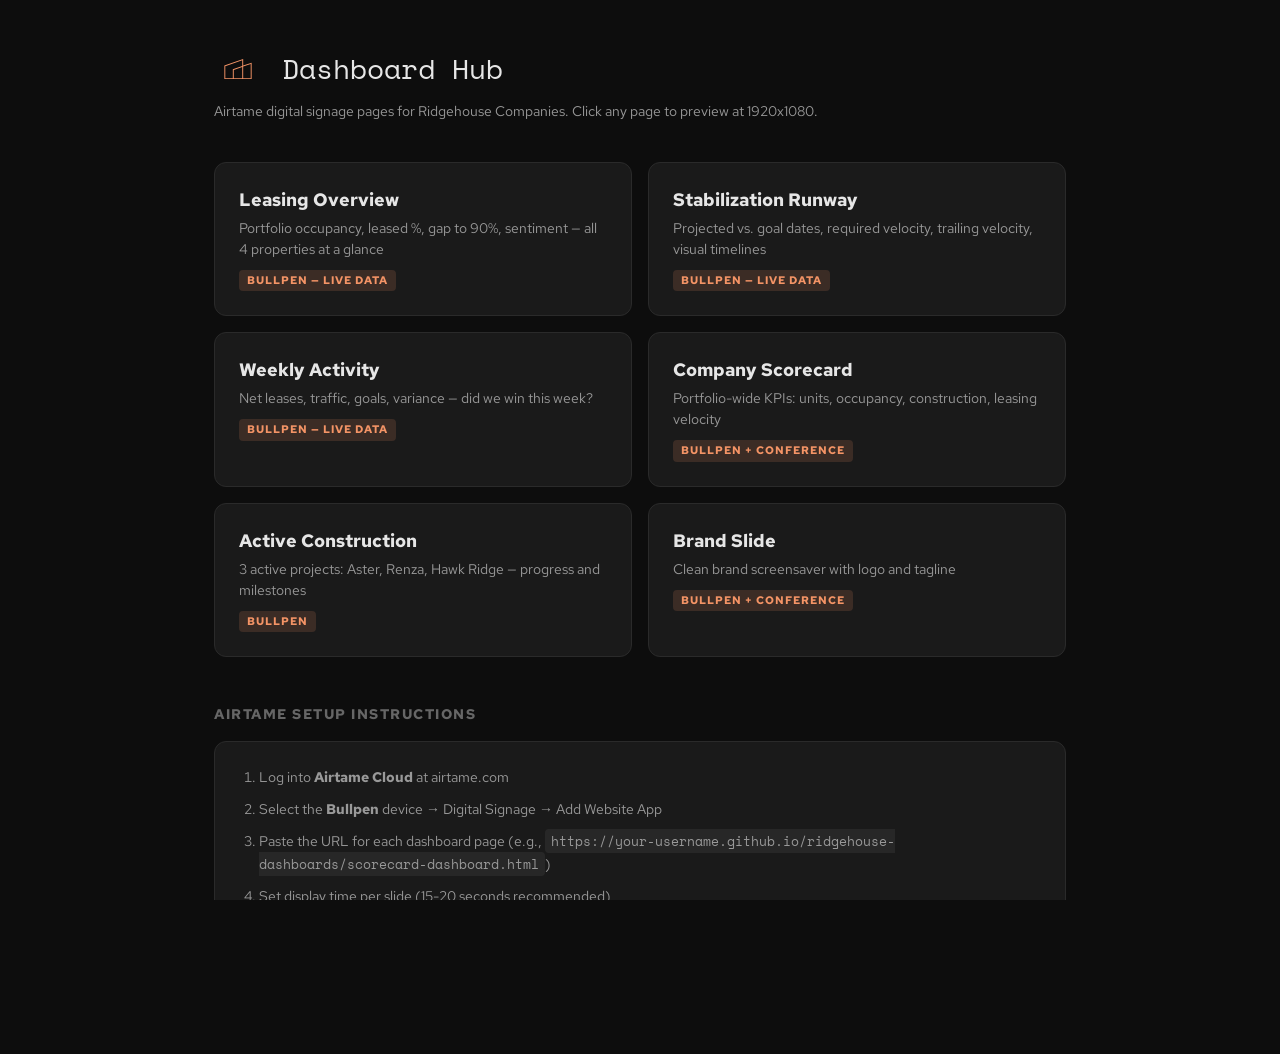
<file: index.html>
<!DOCTYPE html>
<html lang="en">
<head>
  <meta charset="UTF-8">
  <meta name="viewport" content="width=device-width, initial-scale=1.0">
  <title>Ridgehouse Dashboard Hub</title>
  <link rel="stylesheet" href="style.css">
  <style>
    /* Override TV-fixed sizing for this navigation page */
    html, body {
      width: 100%;
      height: 100%;
      overflow: auto;
      font-size: 16px;
    }

    .hub {
      max-width: 900px;
      margin: 0 auto;
      padding: 48px 24px;
    }

    .hub-header {
      display: flex;
      align-items: center;
      gap: 20px;
      margin-bottom: 12px;
    }

    .hub-logo {
      width: 48px;
      height: 42px;
    }

    .hub-title {
      font-family: var(--font-headline);
      font-size: 28px;
      color: var(--text-primary);
    }

    .hub-subtitle {
      font-size: 14px;
      color: var(--text-secondary);
      margin-bottom: 40px;
    }

    .hub-grid {
      display: grid;
      grid-template-columns: 1fr 1fr;
      gap: 16px;
    }

    .hub-card {
      background: var(--bg-card);
      border: 1px solid var(--border);
      border-radius: 12px;
      padding: 24px;
      text-decoration: none;
      color: var(--text-primary);
      transition: border-color 0.2s, background 0.2s;
    }

    .hub-card:hover {
      border-color: var(--copper-light);
      background: var(--bg-card-hover);
    }

    .hub-card-title {
      font-family: var(--font-body);
      font-weight: 700;
      font-size: 18px;
      margin-bottom: 6px;
    }

    .hub-card-desc {
      font-size: 14px;
      color: var(--text-secondary);
      line-height: 1.5;
    }

    .hub-card-screen {
      display: inline-block;
      margin-top: 10px;
      font-size: 11px;
      font-weight: 700;
      text-transform: uppercase;
      letter-spacing: 1px;
      padding: 3px 8px;
      border-radius: 4px;
      background: rgba(244, 148, 102, 0.15);
      color: var(--copper-light);
    }

    .hub-section {
      margin-top: 48px;
    }

    .hub-section-title {
      font-family: var(--font-body);
      font-weight: 700;
      font-size: 14px;
      text-transform: uppercase;
      letter-spacing: 1.5px;
      color: var(--text-muted);
      margin-bottom: 16px;
    }

    .hub-instructions {
      background: var(--bg-card);
      border: 1px solid var(--border);
      border-radius: 12px;
      padding: 24px;
      font-size: 14px;
      line-height: 1.7;
      color: var(--text-secondary);
    }

    .hub-instructions ol {
      padding-left: 20px;
    }

    .hub-instructions li {
      margin-bottom: 8px;
    }

    .hub-instructions code {
      background: rgba(255,255,255,0.06);
      padding: 2px 6px;
      border-radius: 4px;
      font-family: var(--font-headline);
      font-size: 13px;
    }
  </style>
</head>
<body>
  <div class="hub">

    <div class="hub-header">
      <svg class="hub-logo" viewBox="0 0 510 435">
        <path d="M310,181.5V110L110,180V325H400V150ZM120,315V187.09l180-63V185L200,220v95Zm90,0V227.09l90-31.5V315Zm180,0H310V192.09l80-28Z" fill="#F49466"/>
      </svg>
      <div class="hub-title">Dashboard Hub</div>
    </div>
    <div class="hub-subtitle">Airtame digital signage pages for Ridgehouse Companies. Click any page to preview at 1920x1080.</div>

    <div class="hub-grid">

      <a href="leasing-overview.html" class="hub-card">
        <div class="hub-card-title">Leasing Overview</div>
        <div class="hub-card-desc">Portfolio occupancy, leased %, gap to 90%, sentiment — all 4 properties at a glance</div>
        <span class="hub-card-screen">Bullpen — Live Data</span>
      </a>

      <a href="stabilization-runway.html" class="hub-card">
        <div class="hub-card-title">Stabilization Runway</div>
        <div class="hub-card-desc">Projected vs. goal dates, required velocity, trailing velocity, visual timelines</div>
        <span class="hub-card-screen">Bullpen — Live Data</span>
      </a>

      <a href="weekly-activity.html" class="hub-card">
        <div class="hub-card-title">Weekly Activity</div>
        <div class="hub-card-desc">Net leases, traffic, goals, variance — did we win this week?</div>
        <span class="hub-card-screen">Bullpen — Live Data</span>
      </a>

      <a href="scorecard-dashboard.html" class="hub-card">
        <div class="hub-card-title">Company Scorecard</div>
        <div class="hub-card-desc">Portfolio-wide KPIs: units, occupancy, construction, leasing velocity</div>
        <span class="hub-card-screen">Bullpen + Conference</span>
      </a>

      <a href="construction-dashboard.html" class="hub-card">
        <div class="hub-card-title">Active Construction</div>
        <div class="hub-card-desc">3 active projects: Aster, Renza, Hawk Ridge — progress and milestones</div>
        <span class="hub-card-screen">Bullpen</span>
      </a>

      <a href="brand-slide.html" class="hub-card">
        <div class="hub-card-title">Brand Slide</div>
        <div class="hub-card-desc">Clean brand screensaver with logo and tagline</div>
        <span class="hub-card-screen">Bullpen + Conference</span>
      </a>

    </div>

    <div class="hub-section">
      <div class="hub-section-title">Airtame Setup Instructions</div>
      <div class="hub-instructions">
        <ol>
          <li>Log into <strong>Airtame Cloud</strong> at airtame.com</li>
          <li>Select the <strong>Bullpen</strong> device → Digital Signage → Add Website App</li>
          <li>Paste the URL for each dashboard page (e.g., <code>https://your-username.github.io/ridgehouse-dashboards/scorecard-dashboard.html</code>)</li>
          <li>Set display time per slide (15-20 seconds recommended)</li>
          <li>Repeat for the <strong>Conference Room</strong> device with its playlist</li>
          <li>Set display schedule: <strong>7:00 AM – 7:00 PM, weekdays</strong></li>
        </ol>
      </div>
    </div>

  </div>
</body>
</html>
</file>
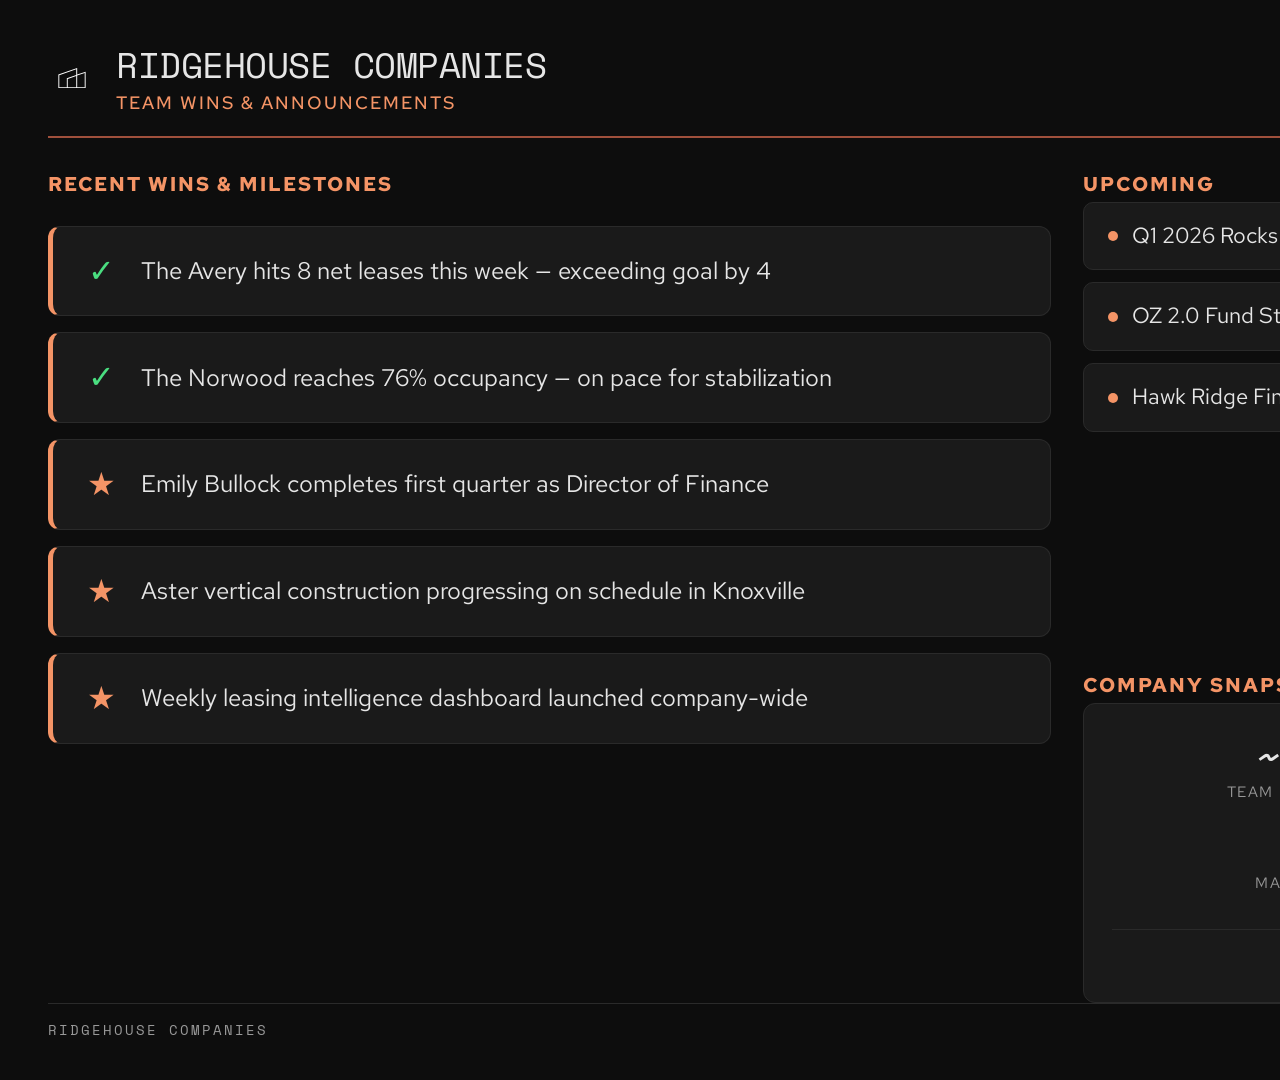
<file: announcements.html>
<!DOCTYPE html>
<html lang="en">
<head>
  <meta charset="UTF-8">
  <meta name="viewport" content="width=1920">
  <meta http-equiv="refresh" content="3600">
  <title>Team Wins & Announcements — Ridgehouse Companies</title>
  <link rel="stylesheet" href="style.css">
  <style>
    /* Announcements-specific styles */
    .two-col {
      display: grid;
      grid-template-columns: 55% 45%;
      gap: 32px;
      flex: 1;
      min-height: 0;
    }

    .column {
      display: flex;
      flex-direction: column;
      gap: 24px;
      min-height: 0;
    }

    .section-title {
      font-family: var(--font-body);
      font-weight: 700;
      font-size: 20px;
      text-transform: uppercase;
      letter-spacing: 2px;
      color: var(--copper-light);
      margin-bottom: 4px;
    }

    /* Win / Announcement Items */
    .win-list {
      display: flex;
      flex-direction: column;
      gap: 16px;
    }

    .win-item {
      background: var(--bg-card);
      border: 1px solid var(--border);
      border-radius: 12px;
      padding: 22px 28px;
      display: flex;
      align-items: center;
      gap: 20px;
      border-left: 5px solid var(--copper-light);
    }

    .win-icon {
      font-size: 32px;
      flex-shrink: 0;
      width: 40px;
      text-align: center;
    }

    .win-text {
      font-size: 24px;
      line-height: 1.35;
      color: var(--text-primary);
    }

    /* Upcoming Events */
    .event-list {
      display: flex;
      flex-direction: column;
      gap: 12px;
    }

    .event-item {
      background: var(--bg-card);
      border: 1px solid var(--border);
      border-radius: 10px;
      padding: 18px 24px;
      font-size: 22px;
      color: var(--text-primary);
      display: flex;
      align-items: center;
      gap: 14px;
    }

    .event-bullet {
      width: 10px;
      height: 10px;
      border-radius: 50%;
      background: var(--copper-light);
      flex-shrink: 0;
    }

    /* Company Snapshot */
    .snapshot-box {
      background: var(--bg-card);
      border: 1px solid var(--border);
      border-radius: 12px;
      padding: 28px;
    }

    .snapshot-grid {
      display: grid;
      grid-template-columns: 1fr 1fr;
      gap: 20px 32px;
      margin-bottom: 20px;
    }

    .snapshot-stat {
      text-align: center;
    }

    .snapshot-value {
      font-family: var(--font-headline);
      font-size: 42px;
      color: var(--text-primary);
      line-height: 1.1;
    }

    .snapshot-label {
      font-size: 15px;
      text-transform: uppercase;
      letter-spacing: 1.5px;
      color: var(--text-secondary);
      margin-top: 4px;
    }

    .snapshot-tagline {
      text-align: center;
      font-family: var(--font-headline);
      font-size: 20px;
      letter-spacing: 3px;
      color: var(--copper-light);
      padding-top: 16px;
      border-top: 1px solid var(--border);
    }
  </style>
</head>
<body>
  <div class="dashboard">

    <!-- Header -->
    <div class="header">
      <div class="header-left">
        <svg class="header-logo" viewBox="0 0 510 435">
          <path d="M310,181.5V110L110,180V325H400V150ZM120,315V187.09l180-63V185L200,220v95Zm90,0V227.09l90-31.5V315Zm180,0H310V192.09l80-28Z" fill="white"/>
        </svg>
        <div>
          <div class="header-title">RIDGEHOUSE COMPANIES</div>
          <div class="header-subtitle">Team Wins & Announcements</div>
        </div>
      </div>
      <div class="header-date">
        <div class="date-label">Updated</div>
        March 2026
      </div>
    </div>

    <!-- Two-Column Layout -->
    <div class="two-col">

      <!-- LEFT COLUMN: Recent Wins & Milestones -->
      <div class="column">
        <div class="section-title">Recent Wins & Milestones</div>
        <div class="win-list">

          <!-- ============================================ -->
          <!-- WINS: Edit, add, or remove items below.      -->
          <!-- Copy a <div class="win-item"> block to add.  -->
          <!-- Icons: green checkmark ✅  |  copper star ⭐  -->
          <!-- ============================================ -->

          <div class="win-item">
            <div class="win-icon text-green">&#10003;</div>
            <div class="win-text">The Avery hits 8 net leases this week — exceeding goal by 4</div>
          </div>

          <div class="win-item">
            <div class="win-icon text-green">&#10003;</div>
            <div class="win-text">The Norwood reaches 76% occupancy — on pace for stabilization</div>
          </div>

          <div class="win-item">
            <div class="win-icon text-copper">&#9733;</div>
            <div class="win-text">Emily Bullock completes first quarter as Director of Finance</div>
          </div>

          <div class="win-item">
            <div class="win-icon text-copper">&#9733;</div>
            <div class="win-text">Aster vertical construction progressing on schedule in Knoxville</div>
          </div>

          <div class="win-item">
            <div class="win-icon text-copper">&#9733;</div>
            <div class="win-text">Weekly leasing intelligence dashboard launched company-wide</div>
          </div>

          <!-- END WINS -->

        </div>
      </div>

      <!-- RIGHT COLUMN: Upcoming + Snapshot -->
      <div class="column">

        <!-- Upcoming Events -->
        <div>
          <div class="section-title">Upcoming</div>
          <div class="event-list">

            <!-- ============================================ -->
            <!-- EVENTS: Edit, add, or remove items below.    -->
            <!-- Copy a <div class="event-item"> block to add.-->
            <!-- ============================================ -->

            <div class="event-item">
              <div class="event-bullet"></div>
              Q1 2026 Rocks Review — March 31
            </div>

            <div class="event-item">
              <div class="event-bullet"></div>
              OZ 2.0 Fund Strategy Session — April (TBD)
            </div>

            <div class="event-item">
              <div class="event-bullet"></div>
              Hawk Ridge Financing — Q2 2026
            </div>

            <!-- END EVENTS -->

          </div>
        </div>

        <!-- Company Snapshot -->
        <div class="mt-auto">
          <div class="section-title">Company Snapshot</div>
          <div class="snapshot-box">
            <div class="snapshot-grid">

              <!-- ============================================ -->
              <!-- SNAPSHOT: Update numbers as needed.          -->
              <!-- ============================================ -->

              <div class="snapshot-stat">
                <div class="snapshot-value">~25</div>
                <div class="snapshot-label">Team Members</div>
              </div>

              <div class="snapshot-stat">
                <div class="snapshot-value">13</div>
                <div class="snapshot-label">Projects</div>
              </div>

              <div class="snapshot-stat">
                <div class="snapshot-value">4</div>
                <div class="snapshot-label">Markets</div>
              </div>

              <div class="snapshot-stat">
                <div class="snapshot-value font-mono" style="font-size: 16px; letter-spacing: 1px; padding-top: 12px;">
                  Nashville<br>Huntsville<br>Phoenix<br>Knoxville
                </div>
                <div class="snapshot-label"></div>
              </div>

              <!-- END SNAPSHOT -->

            </div>
            <div class="snapshot-tagline">BUILD FORWARD</div>
          </div>
        </div>

      </div>

    </div>

    <!-- Footer -->
    <div class="footer">
      <div class="footer-brand">RIDGEHOUSE COMPANIES</div>
      <div>Updated March 2026</div>
    </div>

  </div>
</body>
</html>
</file>
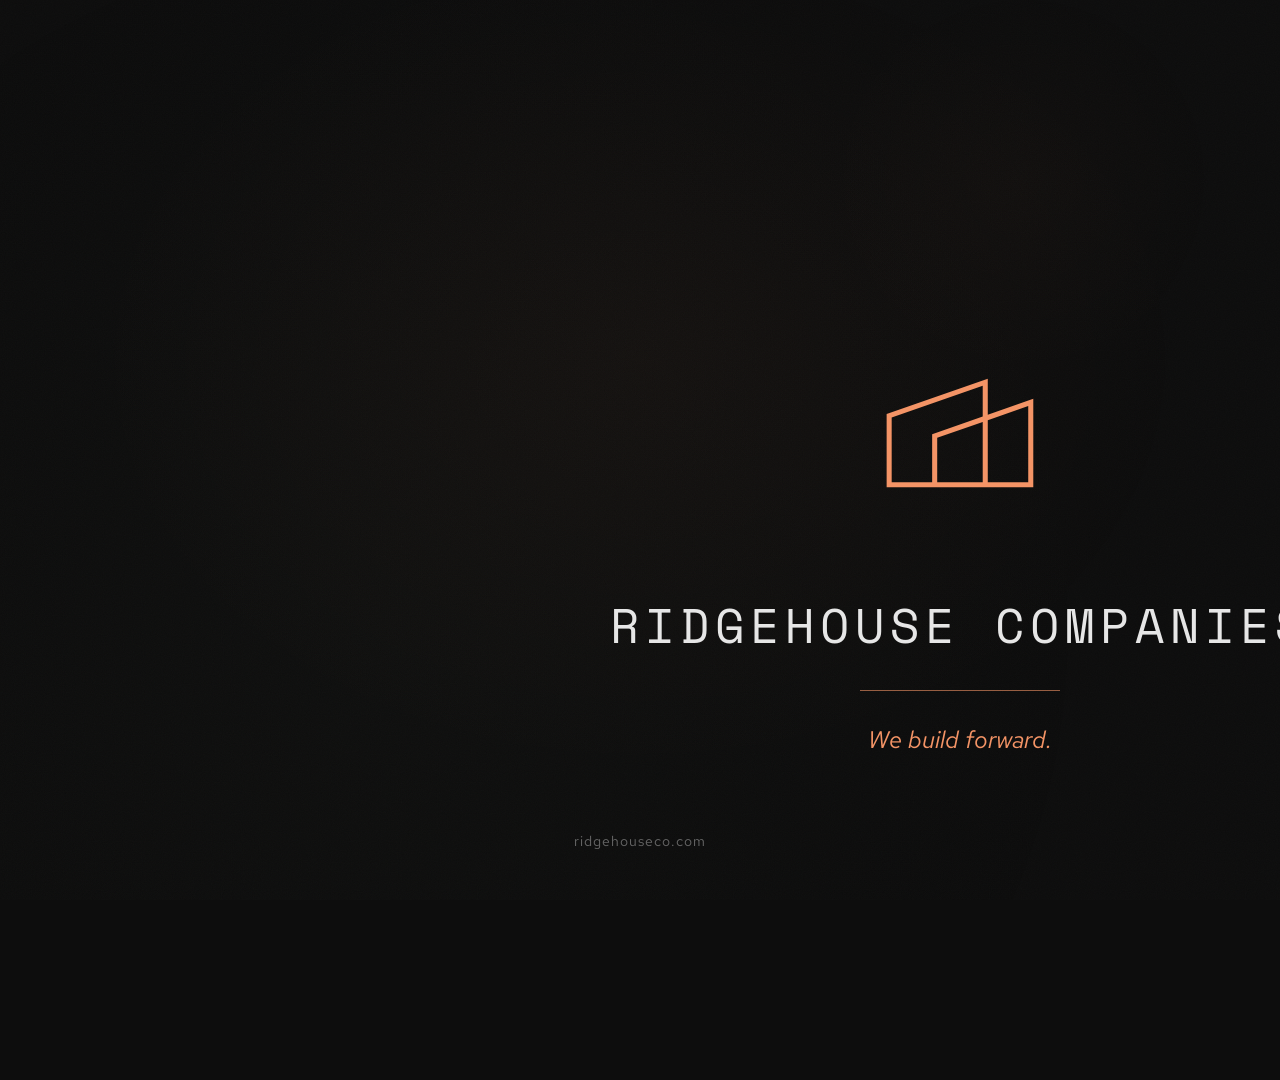
<file: brand-slide.html>
<!DOCTYPE html>
<html lang="en">
<head>
  <meta charset="UTF-8">
  <meta http-equiv="refresh" content="3600">
  <title>Ridgehouse Companies</title>
  <link rel="stylesheet" href="style.css">
  <style>
    /* Brand slide overrides */
    html, body {
      display: flex;
      align-items: center;
      justify-content: center;
    }

    /* Subtle concrete texture */
    body::before {
      content: '';
      position: fixed;
      inset: 0;
      background:
        radial-gradient(ellipse 800px 600px at 50% 40%, rgba(244, 148, 102, 0.03) 0%, transparent 70%),
        radial-gradient(circle 1200px at 30% 70%, rgba(80, 90, 72, 0.04) 0%, transparent 60%),
        radial-gradient(circle 400px at 80% 20%, rgba(244, 148, 102, 0.02) 0%, transparent 50%);
      pointer-events: none;
      z-index: 0;
    }

    /* Noise texture overlay */
    body::after {
      content: '';
      position: fixed;
      inset: 0;
      opacity: 0.025;
      background-image: url("data:image/svg+xml,%3Csvg viewBox='0 0 256 256' xmlns='http://www.w3.org/2000/svg'%3E%3Cfilter id='n'%3E%3CfeTurbulence type='fractalNoise' baseFrequency='0.9' numOctaves='4' stitchTiles='stitch'/%3E%3C/filter%3E%3Crect width='100%25' height='100%25' filter='url(%23n)'/%3E%3C/svg%3E");
      background-size: 256px 256px;
      pointer-events: none;
      z-index: 0;
    }

    .brand-container {
      display: flex;
      flex-direction: column;
      align-items: center;
      justify-content: center;
      position: relative;
      z-index: 1;
      gap: 0;
    }

    .brand-logo {
      width: auto;
      height: 220px;
      margin-bottom: 48px;
    }

    .brand-name {
      font-family: var(--font-headline);
      font-size: 48px;
      color: var(--text-primary);
      letter-spacing: 6px;
      text-transform: uppercase;
      margin-bottom: 32px;
    }

    .brand-divider {
      width: 200px;
      height: 1px;
      background: var(--copper-light);
      border: none;
      margin-bottom: 32px;
      opacity: 0.6;
    }

    .brand-tagline {
      font-family: var(--font-body);
      font-size: 24px;
      font-style: italic;
      color: var(--copper-light);
    }

    .brand-url {
      position: fixed;
      bottom: 48px;
      left: 50%;
      transform: translateX(-50%);
      font-family: var(--font-body);
      font-size: 14px;
      color: var(--text-muted);
      letter-spacing: 1px;
      z-index: 1;
    }
  </style>
</head>
<body>
  <div class="brand-container">
    <svg class="brand-logo" viewBox="0 0 510 435">
      <path d="M310,181.5V110L110,180V325H400V150ZM120,315V187.09l180-63V185L200,220v95Zm90,0V227.09l90-31.5V315Zm180,0H310V192.09l80-28Z" fill="#F49466"/>
    </svg>
    <div class="brand-name">Ridgehouse Companies</div>
    <hr class="brand-divider">
    <div class="brand-tagline">We build forward.</div>
  </div>
  <div class="brand-url">ridgehouseco.com</div>
</body>
</html>
</file>
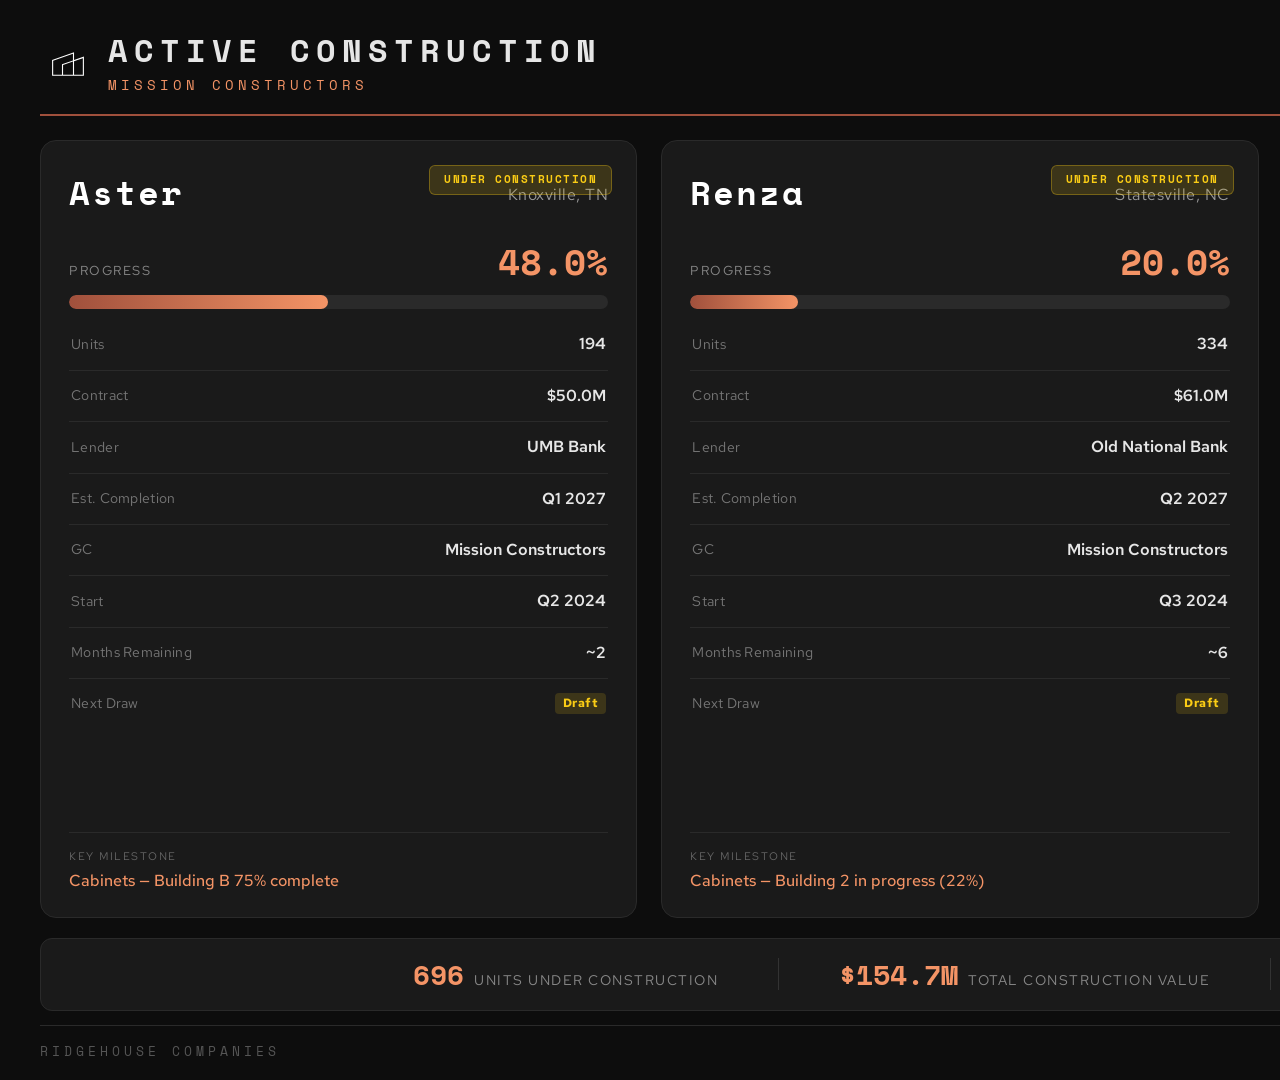
<file: construction-dashboard.html>
<!DOCTYPE html>
<html lang="en">
<head>
  <meta charset="UTF-8">
  <meta name="viewport" content="width=1920, height=1080">
  <meta http-equiv="refresh" content="3600">
  <title>Active Construction Projects — Mission Constructors</title>
  <link rel="stylesheet" href="style.css">
  <script src="data/construction-data.js"></script>
  <style>
    *, *::before, *::after { margin: 0; padding: 0; box-sizing: border-box; }

    html, body {
      width: 1920px;
      height: 1080px;
      overflow: hidden;
      background: #0d0d0d;
      color: #E6E6E6;
      font-family: 'Red Hat Text', sans-serif;
      font-size: 16px;
      -webkit-font-smoothing: antialiased;
    }

    .dashboard {
      width: 1920px;
      height: 1080px;
      display: flex;
      flex-direction: column;
      padding: 28px 40px 20px;
    }

    /* ---- HEADER ---- */
    .header {
      display: flex;
      align-items: center;
      gap: 20px;
      margin-bottom: 24px;
      flex-shrink: 0;
    }

    .header-logo svg {
      width: 56px;
      height: 48px;
    }

    .header-text {
      flex: 1;
    }

    .header-title {
      font-family: 'Space Mono', monospace;
      font-size: 32px;
      font-weight: 700;
      letter-spacing: 6px;
      text-transform: uppercase;
      color: #E6E6E6;
    }

    .header-subtitle {
      font-family: 'Space Mono', monospace;
      font-size: 14px;
      font-weight: 400;
      letter-spacing: 4px;
      text-transform: uppercase;
      color: #F49466;
      margin-top: 2px;
    }

    .header-date {
      font-family: 'Space Mono', monospace;
      font-size: 14px;
      color: #888;
      letter-spacing: 1px;
      text-align: right;
      white-space: nowrap;
    }

    /* ---- CARDS ROW ---- */
    .cards {
      display: flex;
      gap: 24px;
      flex: 1;
      min-height: 0;
    }

    .card {
      flex: 1;
      background: #1a1a1a;
      border-radius: 16px;
      padding: 28px 28px 24px;
      display: flex;
      flex-direction: column;
      position: relative;
      border: 1px solid #2a2a2a;
    }

    .card-header {
      margin-bottom: 20px;
    }

    .card-name {
      font-family: 'Space Mono', monospace;
      font-size: 34px;
      font-weight: 700;
      color: #fff;
      letter-spacing: 2px;
    }

    .card-location {
      font-size: 16px;
      color: #999;
      margin-top: 4px;
      letter-spacing: 0.5px;
    }

    /* Status badge */
    .badge {
      position: absolute;
      top: 24px;
      right: 24px;
      font-family: 'Space Mono', monospace;
      font-size: 11px;
      font-weight: 700;
      letter-spacing: 1.5px;
      text-transform: uppercase;
      padding: 6px 14px;
      border-radius: 6px;
    }

    .badge--yellow {
      background: rgba(250, 204, 21, 0.15);
      color: #facc15;
      border: 1px solid rgba(250, 204, 21, 0.3);
    }

    .badge--blue {
      background: rgba(96, 165, 250, 0.15);
      color: #60a5fa;
      border: 1px solid rgba(96, 165, 250, 0.3);
    }

    /* Progress section */
    .progress-section {
      margin-bottom: 20px;
    }

    .progress-label {
      display: flex;
      justify-content: space-between;
      align-items: baseline;
      margin-bottom: 8px;
    }

    .progress-label-text {
      font-size: 13px;
      color: #888;
      text-transform: uppercase;
      letter-spacing: 1.5px;
    }

    .progress-pct {
      font-family: 'Space Mono', monospace;
      font-size: 36px;
      font-weight: 700;
      color: #F49466;
    }

    .progress-bar-track {
      width: 100%;
      height: 14px;
      background: #2a2a2a;
      border-radius: 7px;
      overflow: hidden;
    }

    .progress-bar-fill {
      height: 100%;
      border-radius: 7px;
      background: linear-gradient(90deg, #A0503C, #F49466);
      transition: width 0.6s ease;
    }

    /* Data rows */
    .card-data {
      flex: 1;
      display: flex;
      flex-direction: column;
      gap: 12px;
      margin-top: 4px;
    }

    .data-row {
      display: flex;
      justify-content: space-between;
      align-items: center;
      padding: 0 2px;
    }

    .data-row-label {
      font-size: 14px;
      color: #777;
      letter-spacing: 0.3px;
    }

    .data-row-value {
      font-size: 16px;
      font-weight: 600;
      color: #E6E6E6;
      text-align: right;
    }

    .data-divider {
      border: none;
      border-top: 1px solid #2a2a2a;
      margin: 2px 0;
    }

    /* Draw status badge inline */
    .draw-status {
      font-size: 12px;
      font-weight: 700;
      letter-spacing: 0.5px;
      padding: 2px 8px;
      border-radius: 4px;
    }
    .draw-status--draft { background: rgba(250,204,21,0.15); color: #facc15; }
    .draw-status--submitted { background: rgba(96,165,250,0.15); color: #60a5fa; }
    .draw-status--funded { background: rgba(74,222,128,0.15); color: #4ade80; }
    .draw-status--overdue { background: rgba(248,113,113,0.15); color: #f87171; }

    /* Milestone */
    .milestone {
      margin-top: auto;
      padding-top: 16px;
      border-top: 1px solid #2a2a2a;
    }

    .milestone-label {
      font-size: 11px;
      color: #666;
      text-transform: uppercase;
      letter-spacing: 1.5px;
      margin-bottom: 6px;
    }

    .milestone-text {
      font-size: 16px;
      color: #F49466;
      font-weight: 500;
    }

    /* ---- SUMMARY BAR ---- */
    .summary {
      display: flex;
      align-items: center;
      justify-content: center;
      gap: 60px;
      background: #1a1a1a;
      border-radius: 12px;
      padding: 16px 40px;
      margin-top: 20px;
      flex-shrink: 0;
      border: 1px solid #2a2a2a;
    }

    .summary-item {
      display: flex;
      align-items: baseline;
      gap: 10px;
    }

    .summary-value {
      font-family: 'Space Mono', monospace;
      font-size: 28px;
      font-weight: 700;
      color: #F49466;
    }

    .summary-label {
      font-size: 14px;
      color: #888;
      text-transform: uppercase;
      letter-spacing: 1.5px;
    }

    .summary-divider {
      width: 1px;
      height: 32px;
      background: #333;
    }

    /* ---- FOOTER ---- */
    .footer {
      display: flex;
      justify-content: space-between;
      align-items: center;
      margin-top: 14px;
      flex-shrink: 0;
    }

    .footer-left {
      font-family: 'Space Mono', monospace;
      font-size: 13px;
      letter-spacing: 4px;
      text-transform: uppercase;
      color: #555;
    }

    .footer-right {
      font-size: 13px;
      color: #555;
      letter-spacing: 0.5px;
    }
  </style>
</head>
<body>
  <div class="dashboard">

    <!-- HEADER -->
    <div class="header">
      <div class="header-logo">
        <svg viewBox="0 0 510 435"><path d="M310,181.5V110L110,180V325H400V150ZM120,315V187.09l180-63V185L200,220v95Zm90,0V227.09l90-31.5V315Zm180,0H310V192.09l80-28Z" fill="white"/></svg>
      </div>
      <div class="header-text">
        <div class="header-title">Active Construction</div>
        <div class="header-subtitle">Mission Constructors</div>
      </div>
      <div class="header-date" id="header-date"></div>
    </div>

    <!-- PROJECT CARDS -->
    <div class="cards" id="cards-container"></div>

    <!-- SUMMARY BAR -->
    <div class="summary">
      <div class="summary-item">
        <span class="summary-value" id="sum-units">—</span>
        <span class="summary-label">Units Under Construction</span>
      </div>
      <div class="summary-divider"></div>
      <div class="summary-item">
        <span class="summary-value" id="sum-value">—</span>
        <span class="summary-label">Total Construction Value</span>
      </div>
      <div class="summary-divider"></div>
      <div class="summary-item">
        <span class="summary-value" id="sum-projects">—</span>
        <span class="summary-label">Active Projects</span>
      </div>
    </div>

    <!-- FOOTER -->
    <div class="footer">
      <div class="footer-left">Ridgehouse Companies</div>
      <div class="footer-right" id="footer-date"></div>
    </div>

  </div>

  <script>
    (function() {
      var d = window.CONSTRUCTION_DATA;
      if (!d) return;

      // Format date
      var date = new Date(d.report_date + 'T12:00:00');
      var dateStr = date.toLocaleDateString('en-US', { month: 'long', day: 'numeric', year: 'numeric' });
      document.getElementById('header-date').textContent = dateStr;
      document.getElementById('footer-date').textContent = 'Data as of ' + dateStr;

      // Summary bar
      var ps = d.portfolio_summary;
      document.getElementById('sum-units').textContent = ps.total_units;
      document.getElementById('sum-value').textContent = ps.total_contract_value;
      document.getElementById('sum-projects').textContent = ps.active_projects;

      // Build cards
      var container = document.getElementById('cards-container');
      var projectOrder = ['aster', 'renza', 'hawk_ridge'];

      projectOrder.forEach(function(key) {
        var p = d.projects[key];
        var draw = d.draws[key];
        if (!p) return;

        var pctDisplay = (p.pct_complete * 100).toFixed(1) + '%';

        // Calculate months remaining
        var finishDate = new Date(p.finish_date + 'T12:00:00');
        var now = new Date();
        var monthsRemaining = Math.max(0, Math.round((finishDate - now) / (1000 * 60 * 60 * 24 * 30.44)));

        // Estimate completion quarter
        var finishQ = 'Q' + (Math.floor(finishDate.getMonth() / 3) + 1) + ' ' + finishDate.getFullYear();

        // Start quarter
        var startDate = new Date(p.start_date + 'T12:00:00');
        var startQ = 'Q' + (Math.floor(startDate.getMonth() / 3) + 1) + ' ' + startDate.getFullYear();

        // Badge class
        var badgeClass = p.status === 'Under Construction' ? 'badge--yellow' : 'badge--blue';

        // Draw status
        var drawHtml = '';
        if (draw) {
          var statusClass = 'draw-status--draft';
          var statusLabel = draw.status;
          if (draw.days_until < 0 && draw.status !== 'Funded' && draw.status !== 'Payments Released') {
            statusClass = 'draw-status--overdue';
            statusLabel = draw.status + ' (Overdue)';
          } else if (draw.status === 'Submitted') {
            statusClass = 'draw-status--submitted';
          } else if (draw.status === 'Funded' || draw.status === 'Payments Released') {
            statusClass = 'draw-status--funded';
          }
          drawHtml = '<hr class="data-divider"><div class="data-row"><span class="data-row-label">Next Draw</span><span class="draw-status ' + statusClass + '">' + statusLabel + '</span></div>';
        }

        var cardHtml = '' +
          '<div class="card">' +
            '<span class="badge ' + badgeClass + '">' + p.status + '</span>' +
            '<div class="card-header">' +
              '<div class="card-name">' + p.display_name + '</div>' +
              '<div class="card-location">' + p.location + '</div>' +
            '</div>' +
            '<div class="progress-section">' +
              '<div class="progress-label">' +
                '<span class="progress-label-text">Progress</span>' +
                '<span class="progress-pct">' + pctDisplay + '</span>' +
              '</div>' +
              '<div class="progress-bar-track">' +
                '<div class="progress-bar-fill" style="width: ' + pctDisplay + '"></div>' +
              '</div>' +
            '</div>' +
            '<div class="card-data">' +
              '<div class="data-row"><span class="data-row-label">Units</span><span class="data-row-value">' + p.units + '</span></div>' +
              '<hr class="data-divider">' +
              '<div class="data-row"><span class="data-row-label">Contract</span><span class="data-row-value">' + p.contract_value + '</span></div>' +
              '<hr class="data-divider">' +
              '<div class="data-row"><span class="data-row-label">Lender</span><span class="data-row-value">' + p.lender + '</span></div>' +
              '<hr class="data-divider">' +
              '<div class="data-row"><span class="data-row-label">Est. Completion</span><span class="data-row-value">' + finishQ + '</span></div>' +
              '<hr class="data-divider">' +
              '<div class="data-row"><span class="data-row-label">GC</span><span class="data-row-value">' + p.gc + '</span></div>' +
              '<hr class="data-divider">' +
              '<div class="data-row"><span class="data-row-label">Start</span><span class="data-row-value">' + startQ + '</span></div>' +
              '<hr class="data-divider">' +
              '<div class="data-row"><span class="data-row-label">Months Remaining</span><span class="data-row-value">~' + monthsRemaining + '</span></div>' +
              drawHtml +
            '</div>' +
            '<div class="milestone">' +
              '<div class="milestone-label">Key Milestone</div>' +
              '<div class="milestone-text">' + p.key_milestone + '</div>' +
            '</div>' +
          '</div>';

        container.insertAdjacentHTML('beforeend', cardHtml);
      });
    })();
  </script>
</body>
</html>
</file>
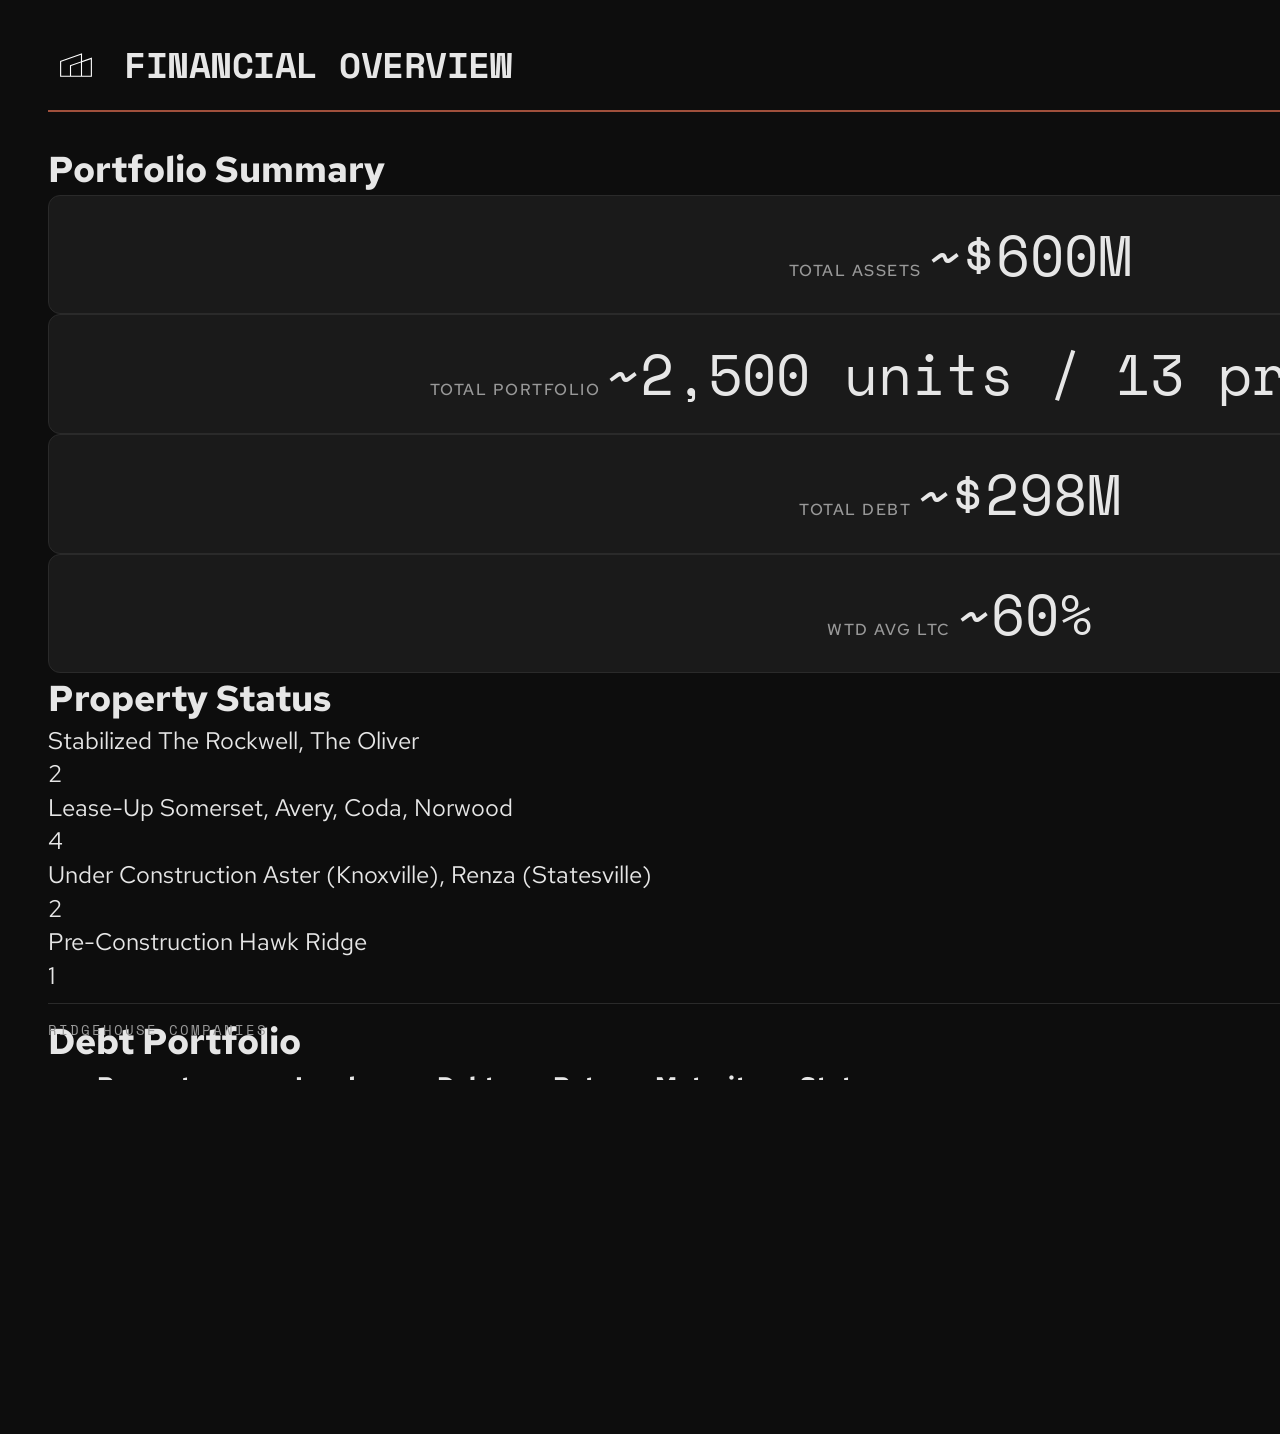
<file: financial-dashboard.html>
<!DOCTYPE html>
<html lang="en">
<head>
  <meta charset="UTF-8">
  <meta name="viewport" content="width=1920, height=1080">
  <meta http-equiv="refresh" content="3600">
  <title>Financial Overview — Ridgehouse Companies</title>
  <link rel="stylesheet" href="style.css">
</head>
<body>
  <div class="dashboard">

    <!-- HEADER -->
    <header class="header">
      <div class="header-left">
        <svg class="logo" viewBox="0 0 510 435" width="56" height="48">
          <path d="M310,181.5V110L110,180V325H400V150ZM120,315V187.09l180-63V185L200,220v95Zm90,0V227.09l90-31.5V315Zm180,0H310V192.09l80-28Z" fill="white"/>
        </svg>
        <h1 class="header-title">FINANCIAL OVERVIEW</h1>
      </div>
      <div class="header-date" id="headerDate"></div>
    </header>

    <!-- MAIN CONTENT -->
    <div class="content">

      <!-- LEFT COLUMN -->
      <div class="col-left">

        <!-- Portfolio Summary -->
        <section class="section">
          <h2 class="section-title">Portfolio Summary</h2>
          <div class="metrics-grid">
            <div class="metric-tile">
              <span class="metric-label">Total Assets</span>
              <span class="metric-value">~$600M</span>
            </div>
            <div class="metric-tile">
              <span class="metric-label">Total Portfolio</span>
              <span class="metric-value">~2,500 <span class="metric-unit">units / 13 projects</span></span>
            </div>
            <div class="metric-tile">
              <span class="metric-label">Total Debt</span>
              <span class="metric-value">~$298M</span>
            </div>
            <div class="metric-tile">
              <span class="metric-label">Wtd Avg LTC</span>
              <span class="metric-value">~60%</span>
            </div>
          </div>
        </section>

        <!-- Property Status Breakdown -->
        <section class="section">
          <h2 class="section-title">Property Status</h2>
          <div class="status-list">
            <div class="status-row">
              <div class="status-dots">
                <span class="dot dot-green"></span>
                <span class="dot dot-green"></span>
              </div>
              <div class="status-info">
                <span class="status-label">Stabilized</span>
                <span class="status-detail">The Rockwell, The Oliver</span>
              </div>
              <span class="status-count">2</span>
            </div>
            <div class="status-row">
              <div class="status-dots">
                <span class="dot dot-yellow"></span>
                <span class="dot dot-yellow"></span>
                <span class="dot dot-yellow"></span>
                <span class="dot dot-yellow"></span>
              </div>
              <div class="status-info">
                <span class="status-label">Lease-Up</span>
                <span class="status-detail">Somerset, Avery, Coda, Norwood</span>
              </div>
              <span class="status-count">4</span>
            </div>
            <div class="status-row">
              <div class="status-dots">
                <span class="dot dot-copper"></span>
                <span class="dot dot-copper"></span>
              </div>
              <div class="status-info">
                <span class="status-label">Under Construction</span>
                <span class="status-detail">Aster (Knoxville), Renza (Statesville)</span>
              </div>
              <span class="status-count">2</span>
            </div>
            <div class="status-row">
              <div class="status-dots">
                <span class="dot dot-blue"></span>
              </div>
              <div class="status-info">
                <span class="status-label">Pre-Construction</span>
                <span class="status-detail">Hawk Ridge</span>
              </div>
              <span class="status-count">1</span>
            </div>
          </div>
        </section>

      </div>

      <!-- RIGHT COLUMN -->
      <div class="col-right">
        <section class="section">
          <h2 class="section-title">Debt Portfolio</h2>
          <table class="debt-table">
            <thead>
              <tr>
                <th>Property</th>
                <th>Lender</th>
                <th class="col-right-align">Debt</th>
                <th>Rate</th>
                <th>Maturity</th>
                <th>Status</th>
              </tr>
            </thead>
            <tbody>
              <tr class="row-matured">
                <td>The Oliver</td>
                <td>Enterprise Bank</td>
                <td class="col-right-align">$20.0M</td>
                <td>Libor+260</td>
                <td class="maturity-red">Aug 2025</td>
                <td><span class="badge badge-red">MATURED</span></td>
              </tr>
              <tr>
                <td>The Rockwell</td>
                <td>Simmons Bank</td>
                <td class="col-right-align">$19.0M</td>
                <td>Prime+50</td>
                <td class="maturity-yellow">Jul 2026</td>
                <td><span class="badge badge-green">Stabilized</span></td>
              </tr>
              <tr>
                <td>Statler (Surprise)</td>
                <td>Great Southern</td>
                <td class="col-right-align">$34.6M</td>
                <td>SOFR+Prime</td>
                <td class="maturity-yellow">May 2027</td>
                <td><span class="badge badge-green">Stabilized</span></td>
              </tr>
              <tr>
                <td>The Somerset</td>
                <td>Stifel Bank</td>
                <td class="col-right-align">$43.0M</td>
                <td>SOFR+300</td>
                <td>Dec 2027</td>
                <td><span class="badge badge-yellow">Lease Up</span></td>
              </tr>
              <tr>
                <td>The Coda</td>
                <td>DPI-ACRES</td>
                <td class="col-right-align">$30.5M</td>
                <td>SOFR+285</td>
                <td>May 2028</td>
                <td><span class="badge badge-yellow">Lease Up</span></td>
              </tr>
              <tr>
                <td>The Norwood</td>
                <td>Orix RE</td>
                <td class="col-right-align">$24.0M</td>
                <td>SOFR+315</td>
                <td>Oct 2028</td>
                <td><span class="badge badge-yellow">Lease Up</span></td>
              </tr>
              <tr>
                <td>The Avery</td>
                <td>Kairos Credit</td>
                <td class="col-right-align">$42.9M</td>
                <td>SOFR+410</td>
                <td>Dec 2028</td>
                <td><span class="badge badge-yellow">Lease Up</span></td>
              </tr>
              <tr>
                <td>Renza (Statesville)</td>
                <td>Old National</td>
                <td class="col-right-align">$50.0M</td>
                <td>SOFR+295</td>
                <td>Jun 2029</td>
                <td><span class="badge badge-copper">Construction</span></td>
              </tr>
              <tr>
                <td>Aster (Knoxville)</td>
                <td>UMB</td>
                <td class="col-right-align">$33.4M</td>
                <td>SOFR+290</td>
                <td>TBD</td>
                <td><span class="badge badge-copper">Construction</span></td>
              </tr>
            </tbody>
          </table>
        </section>
      </div>

    </div>

    <!-- FOOTER -->
    <footer class="footer">
      <span class="footer-brand">RIDGEHOUSE COMPANIES</span>
      <span class="footer-date">Data as of March 2026</span>
    </footer>

  </div>

  <script>
    // Set header date
    const now = new Date();
    const options = { weekday: 'long', year: 'numeric', month: 'long', day: 'numeric' };
    document.getElementById('headerDate').textContent = now.toLocaleDateString('en-US', options);
  </script>
</body>
</html>
</file>
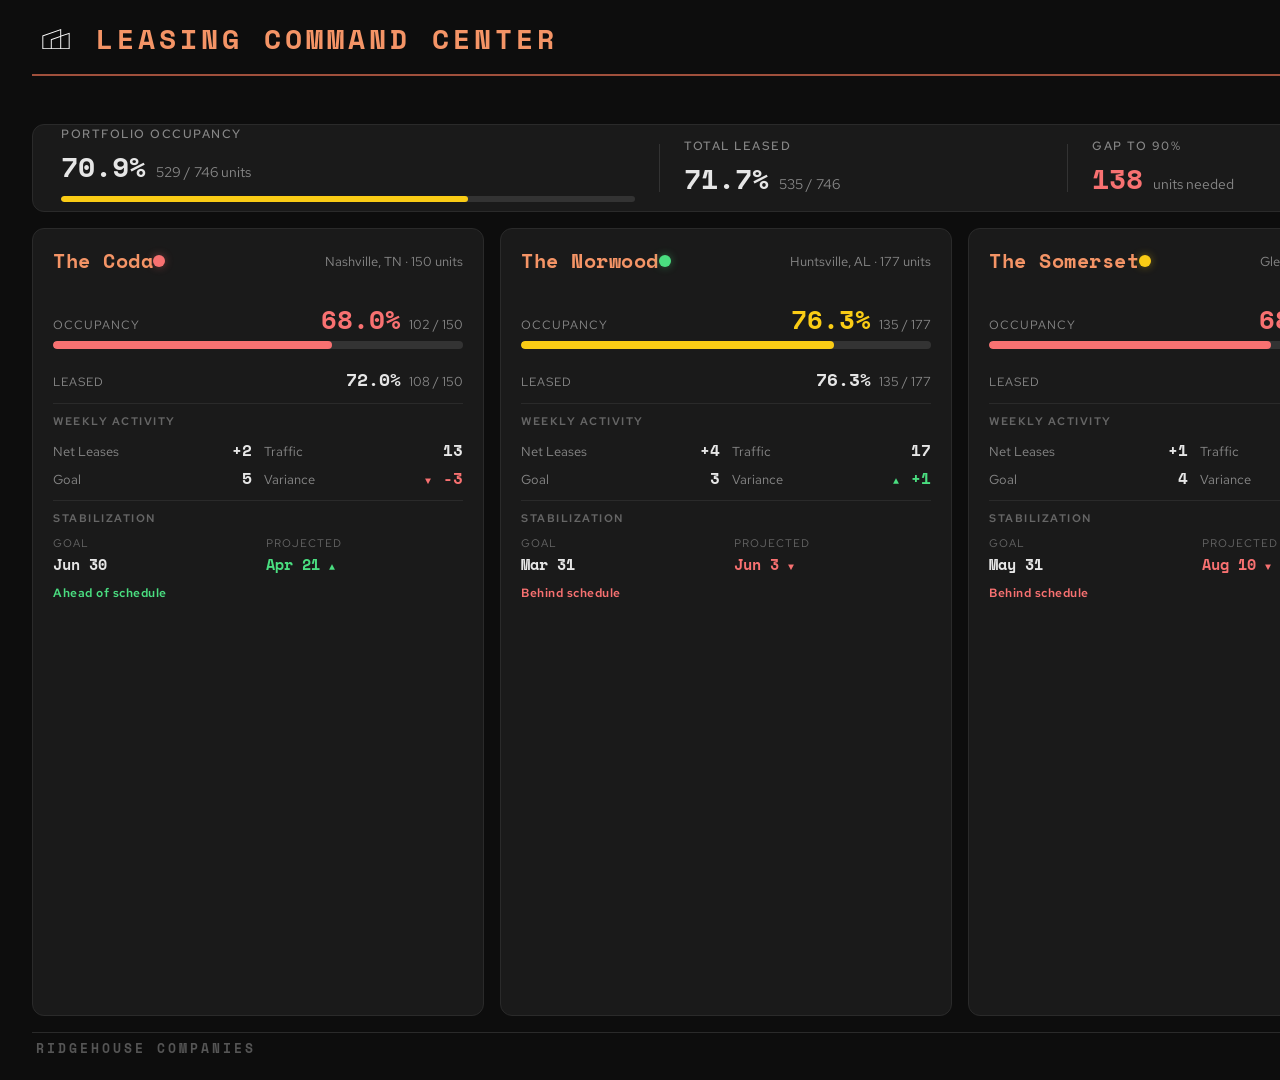
<file: leasing-dashboard.html>
<!DOCTYPE html>
<html lang="en">
<head>
  <meta charset="UTF-8">
  <meta name="viewport" content="width=1920, height=1080">
  <meta http-equiv="refresh" content="3600">
  <title>Leasing Command Center — Ridgehouse Companies</title>
  <link rel="stylesheet" href="style.css">
</head>
<body>
  <div class="dashboard">

    <!-- HEADER -->
    <header class="header">
      <div class="header-left">
        <svg class="logo" viewBox="0 0 510 435" width="48" height="42">
          <path d="M310,181.5V110L110,180V325H400V150ZM120,315V187.09l180-63V185L200,220v95Zm90,0V227.09l90-31.5V315Zm180,0H310V192.09l80-28Z" fill="white"/>
        </svg>
        <h1 class="header-title">LEASING COMMAND CENTER</h1>
      </div>
      <div class="header-date">Sunday, March 8, 2026</div>
    </header>

    <!-- PORTFOLIO SUMMARY BAR -->
    <section class="summary-bar">
      <div class="summary-item summary-occupancy">
        <div class="summary-label">Portfolio Occupancy</div>
        <div class="summary-value">
          <span class="summary-number">70.9%</span>
          <span class="summary-detail">529 / 746 units</span>
        </div>
        <div class="progress-bar progress-bar-sm">
          <div class="progress-fill progress-yellow" style="width: 70.9%"></div>
        </div>
      </div>
      <div class="summary-divider"></div>
      <div class="summary-item">
        <div class="summary-label">Total Leased</div>
        <div class="summary-value">
          <span class="summary-number">71.7%</span>
          <span class="summary-detail">535 / 746</span>
        </div>
      </div>
      <div class="summary-divider"></div>
      <div class="summary-item">
        <div class="summary-label">Gap to 90%</div>
        <div class="summary-value">
          <span class="summary-number summary-red">138</span>
          <span class="summary-detail">units needed</span>
        </div>
      </div>
      <div class="summary-divider"></div>
      <div class="summary-item">
        <div class="summary-label">Weekly Net Leases</div>
        <div class="summary-value">
          <span class="summary-number summary-green">+15</span>
        </div>
      </div>
    </section>

    <!-- PROPERTY CARDS -->
    <section class="cards-row">

      <!-- THE CODA -->
      <div class="card">
        <div class="card-header">
          <div class="card-title-row">
            <h2 class="card-name">The Coda</h2>
            <span class="sentiment-dot sentiment-red" title="Concerned"></span>
          </div>
          <div class="card-location">Nashville, TN &middot; 150 units</div>
        </div>

        <div class="card-occupancy">
          <div class="card-occ-row">
            <span class="card-occ-label">Occupancy</span>
            <span class="card-occ-value card-red">68.0%</span>
            <span class="card-occ-units">102 / 150</span>
          </div>
          <div class="progress-bar">
            <div class="progress-fill progress-red" style="width: 68.0%"></div>
          </div>
        </div>

        <div class="card-metric-row">
          <span class="card-metric-label">Leased</span>
          <span class="card-metric-value">72.0%</span>
          <span class="card-metric-units">108 / 150</span>
        </div>

        <div class="card-divider"></div>

        <div class="card-section-title">Weekly Activity</div>
        <div class="card-metrics-grid">
          <div class="card-metric">
            <span class="card-metric-label">Net Leases</span>
            <span class="card-metric-value">+2</span>
          </div>
          <div class="card-metric">
            <span class="card-metric-label">Traffic</span>
            <span class="card-metric-value">13</span>
          </div>
          <div class="card-metric">
            <span class="card-metric-label">Goal</span>
            <span class="card-metric-value">5</span>
          </div>
          <div class="card-metric card-metric-variance">
            <span class="card-metric-label">Variance</span>
            <span class="card-metric-value card-red"><span class="arrow-down"></span> -3</span>
          </div>
        </div>

        <div class="card-divider"></div>

        <div class="card-section-title">Stabilization</div>
        <div class="card-stab-row">
          <div class="card-stab-item">
            <span class="card-stab-label">Goal</span>
            <span class="card-stab-value">Jun 30</span>
          </div>
          <div class="card-stab-item">
            <span class="card-stab-label">Projected</span>
            <span class="card-stab-value card-green">Apr 21 <span class="arrow-up"></span></span>
          </div>
        </div>
        <div class="card-stab-status card-green">Ahead of schedule</div>
      </div>

      <!-- THE NORWOOD -->
      <div class="card">
        <div class="card-header">
          <div class="card-title-row">
            <h2 class="card-name">The Norwood</h2>
            <span class="sentiment-dot sentiment-green" title="Positive"></span>
          </div>
          <div class="card-location">Huntsville, AL &middot; 177 units</div>
        </div>

        <div class="card-occupancy">
          <div class="card-occ-row">
            <span class="card-occ-label">Occupancy</span>
            <span class="card-occ-value card-yellow">76.3%</span>
            <span class="card-occ-units">135 / 177</span>
          </div>
          <div class="progress-bar">
            <div class="progress-fill progress-yellow" style="width: 76.3%"></div>
          </div>
        </div>

        <div class="card-metric-row">
          <span class="card-metric-label">Leased</span>
          <span class="card-metric-value">76.3%</span>
          <span class="card-metric-units">135 / 177</span>
        </div>

        <div class="card-divider"></div>

        <div class="card-section-title">Weekly Activity</div>
        <div class="card-metrics-grid">
          <div class="card-metric">
            <span class="card-metric-label">Net Leases</span>
            <span class="card-metric-value">+4</span>
          </div>
          <div class="card-metric">
            <span class="card-metric-label">Traffic</span>
            <span class="card-metric-value">17</span>
          </div>
          <div class="card-metric">
            <span class="card-metric-label">Goal</span>
            <span class="card-metric-value">3</span>
          </div>
          <div class="card-metric card-metric-variance">
            <span class="card-metric-label">Variance</span>
            <span class="card-metric-value card-green"><span class="arrow-up"></span> +1</span>
          </div>
        </div>

        <div class="card-divider"></div>

        <div class="card-section-title">Stabilization</div>
        <div class="card-stab-row">
          <div class="card-stab-item">
            <span class="card-stab-label">Goal</span>
            <span class="card-stab-value">Mar 31</span>
          </div>
          <div class="card-stab-item">
            <span class="card-stab-label">Projected</span>
            <span class="card-stab-value card-red">Jun 3 <span class="arrow-down"></span></span>
          </div>
        </div>
        <div class="card-stab-status card-red">Behind schedule</div>
      </div>

      <!-- THE SOMERSET -->
      <div class="card">
        <div class="card-header">
          <div class="card-title-row">
            <h2 class="card-name">The Somerset</h2>
            <span class="sentiment-dot sentiment-yellow" title="Neutral"></span>
          </div>
          <div class="card-location">Glendale, AZ &middot; 234 units</div>
        </div>

        <div class="card-occupancy">
          <div class="card-occ-row">
            <span class="card-occ-label">Occupancy</span>
            <span class="card-occ-value card-red">68.8%</span>
            <span class="card-occ-units">161 / 234</span>
          </div>
          <div class="progress-bar">
            <div class="progress-fill progress-red" style="width: 68.8%"></div>
          </div>
        </div>

        <div class="card-metric-row">
          <span class="card-metric-label">Leased</span>
          <span class="card-metric-value">68.8%</span>
          <span class="card-metric-units">161 / 234</span>
        </div>

        <div class="card-divider"></div>

        <div class="card-section-title">Weekly Activity</div>
        <div class="card-metrics-grid">
          <div class="card-metric">
            <span class="card-metric-label">Net Leases</span>
            <span class="card-metric-value">+1</span>
          </div>
          <div class="card-metric">
            <span class="card-metric-label">Traffic</span>
            <span class="card-metric-value">10</span>
          </div>
          <div class="card-metric">
            <span class="card-metric-label">Goal</span>
            <span class="card-metric-value">4</span>
          </div>
          <div class="card-metric card-metric-variance">
            <span class="card-metric-label">Variance</span>
            <span class="card-metric-value card-red"><span class="arrow-down"></span> -3</span>
          </div>
        </div>

        <div class="card-divider"></div>

        <div class="card-section-title">Stabilization</div>
        <div class="card-stab-row">
          <div class="card-stab-item">
            <span class="card-stab-label">Goal</span>
            <span class="card-stab-value">May 31</span>
          </div>
          <div class="card-stab-item">
            <span class="card-stab-label">Projected</span>
            <span class="card-stab-value card-red">Aug 10 <span class="arrow-down"></span></span>
          </div>
        </div>
        <div class="card-stab-status card-red">Behind schedule</div>
      </div>

      <!-- THE AVERY -->
      <div class="card">
        <div class="card-header">
          <div class="card-title-row">
            <h2 class="card-name">The Avery</h2>
            <span class="sentiment-dot sentiment-green" title="Positive"></span>
          </div>
          <div class="card-location">Avondale, AZ &middot; 185 units</div>
        </div>

        <div class="card-occupancy">
          <div class="card-occ-row">
            <span class="card-occ-label">Occupancy</span>
            <span class="card-occ-value card-yellow">70.8%</span>
            <span class="card-occ-units">131 / 185</span>
          </div>
          <div class="progress-bar">
            <div class="progress-fill progress-yellow" style="width: 70.8%"></div>
          </div>
        </div>

        <div class="card-metric-row">
          <span class="card-metric-label">Leased</span>
          <span class="card-metric-value">70.8%</span>
          <span class="card-metric-units">131 / 185</span>
        </div>

        <div class="card-divider"></div>

        <div class="card-section-title">Weekly Activity</div>
        <div class="card-metrics-grid">
          <div class="card-metric">
            <span class="card-metric-label">Net Leases</span>
            <span class="card-metric-value">+8</span>
          </div>
          <div class="card-metric">
            <span class="card-metric-label">Traffic</span>
            <span class="card-metric-value">17</span>
          </div>
          <div class="card-metric">
            <span class="card-metric-label">Goal</span>
            <span class="card-metric-value">4</span>
          </div>
          <div class="card-metric card-metric-variance">
            <span class="card-metric-label">Variance</span>
            <span class="card-metric-value card-green"><span class="arrow-up"></span> +4</span>
          </div>
        </div>

        <div class="card-divider"></div>

        <div class="card-section-title">Stabilization</div>
        <div class="card-stab-row">
          <div class="card-stab-item">
            <span class="card-stab-label">Goal</span>
            <span class="card-stab-value">Apr 30</span>
          </div>
          <div class="card-stab-item">
            <span class="card-stab-label">Projected</span>
            <span class="card-stab-value card-yellow">May 19 <span class="arrow-down"></span></span>
          </div>
        </div>
        <div class="card-stab-status card-yellow">Close to target</div>
      </div>

    </section>

    <!-- FOOTER -->
    <footer class="footer">
      <span class="footer-brand">RIDGEHOUSE COMPANIES</span>
      <span class="footer-date">Data as of March 8, 2026</span>
    </footer>

  </div>

  <!-- INLINE STYLES (layout & component styles — colors/fonts come from style.css) -->
  <style>
    *, *::before, *::after {
      margin: 0;
      padding: 0;
      box-sizing: border-box;
    }

    html, body {
      width: 1920px;
      height: 1080px;
      overflow: hidden;
      background: #0d0d0d;
      color: #E6E6E6;
      font-family: 'Red Hat Text', sans-serif;
      font-size: 16px;
      -webkit-font-smoothing: antialiased;
    }

    .dashboard {
      width: 1920px;
      height: 1080px;
      display: flex;
      flex-direction: column;
      padding: 24px 32px 16px;
      gap: 16px;
    }

    /* HEADER */
    .header {
      display: flex;
      justify-content: space-between;
      align-items: center;
      flex-shrink: 0;
      height: 52px;
    }

    .header-left {
      display: flex;
      align-items: center;
      gap: 16px;
    }

    .logo {
      flex-shrink: 0;
    }

    .header-title {
      font-family: 'Space Mono', monospace;
      font-size: 28px;
      font-weight: 700;
      letter-spacing: 4px;
      color: #F49466;
    }

    .header-date {
      font-size: 18px;
      color: #888;
      font-family: 'Red Hat Text', sans-serif;
    }

    /* SUMMARY BAR */
    .summary-bar {
      display: flex;
      align-items: center;
      background: #1a1a1a;
      border-radius: 12px;
      padding: 16px 28px;
      gap: 0;
      flex-shrink: 0;
      height: 88px;
      border: 1px solid #2a2a2a;
    }

    .summary-item {
      flex: 1;
      display: flex;
      flex-direction: column;
      gap: 4px;
    }

    .summary-occupancy {
      flex: 1.6;
    }

    .summary-divider {
      width: 1px;
      height: 48px;
      background: #333;
      margin: 0 24px;
      flex-shrink: 0;
    }

    .summary-label {
      font-size: 12px;
      text-transform: uppercase;
      letter-spacing: 1.5px;
      color: #888;
      font-weight: 500;
    }

    .summary-value {
      display: flex;
      align-items: baseline;
      gap: 10px;
    }

    .summary-number {
      font-family: 'Space Mono', monospace;
      font-size: 28px;
      font-weight: 700;
      color: #E6E6E6;
    }

    .summary-detail {
      font-size: 14px;
      color: #888;
    }

    .summary-red { color: #f87171; }
    .summary-green { color: #4ade80; }

    /* PROGRESS BARS */
    .progress-bar {
      width: 100%;
      height: 8px;
      background: #333;
      border-radius: 4px;
      overflow: hidden;
      margin-top: 4px;
    }

    .progress-bar-sm {
      height: 6px;
      margin-top: 6px;
    }

    .progress-fill {
      height: 100%;
      border-radius: 4px;
      transition: width 0.5s ease;
    }

    .progress-red { background: #f87171; }
    .progress-yellow { background: #facc15; }
    .progress-green { background: #4ade80; }

    /* CARDS ROW */
    .cards-row {
      display: flex;
      gap: 16px;
      flex: 1;
      min-height: 0;
    }

    /* CARD */
    .card {
      flex: 1;
      background: #1a1a1a;
      border-radius: 12px;
      padding: 18px 20px 14px;
      display: flex;
      flex-direction: column;
      gap: 10px;
      border: 1px solid #2a2a2a;
      overflow: hidden;
    }

    .card-header {
      flex-shrink: 0;
    }

    .card-title-row {
      display: flex;
      justify-content: space-between;
      align-items: center;
    }

    .card-name {
      font-family: 'Space Mono', monospace;
      font-size: 20px;
      font-weight: 700;
      color: #F49466;
      letter-spacing: 0.5px;
    }

    .card-location {
      font-size: 13px;
      color: #888;
      margin-top: 2px;
    }

    /* SENTIMENT DOT */
    .sentiment-dot {
      width: 12px;
      height: 12px;
      border-radius: 50%;
      flex-shrink: 0;
    }

    .sentiment-red { background: #f87171; box-shadow: 0 0 8px rgba(248,113,113,0.4); }
    .sentiment-yellow { background: #facc15; box-shadow: 0 0 8px rgba(250,204,21,0.4); }
    .sentiment-green { background: #4ade80; box-shadow: 0 0 8px rgba(74,222,128,0.4); }

    /* CARD OCCUPANCY */
    .card-occupancy {
      flex-shrink: 0;
    }

    .card-occ-row {
      display: flex;
      align-items: baseline;
      gap: 8px;
      margin-bottom: 4px;
    }

    .card-occ-label {
      font-size: 12px;
      text-transform: uppercase;
      letter-spacing: 1px;
      color: #888;
    }

    .card-occ-value {
      font-family: 'Space Mono', monospace;
      font-size: 26px;
      font-weight: 700;
      margin-left: auto;
    }

    .card-occ-units {
      font-size: 13px;
      color: #888;
    }

    .card-red { color: #f87171; }
    .card-yellow { color: #facc15; }
    .card-green { color: #4ade80; }

    /* CARD METRIC ROW (leased) */
    .card-metric-row {
      display: flex;
      align-items: baseline;
      gap: 8px;
      flex-shrink: 0;
    }

    .card-metric-row .card-metric-label {
      font-size: 12px;
      text-transform: uppercase;
      letter-spacing: 1px;
      color: #888;
    }

    .card-metric-row .card-metric-value {
      font-family: 'Space Mono', monospace;
      font-size: 18px;
      font-weight: 700;
      margin-left: auto;
    }

    .card-metric-row .card-metric-units {
      font-size: 13px;
      color: #888;
    }

    /* CARD DIVIDER */
    .card-divider {
      height: 1px;
      background: #2a2a2a;
      flex-shrink: 0;
    }

    /* CARD SECTION TITLE */
    .card-section-title {
      font-size: 11px;
      text-transform: uppercase;
      letter-spacing: 1.5px;
      color: #666;
      font-weight: 600;
      flex-shrink: 0;
    }

    /* CARD METRICS GRID */
    .card-metrics-grid {
      display: grid;
      grid-template-columns: 1fr 1fr;
      gap: 6px 12px;
      flex-shrink: 0;
    }

    .card-metric {
      display: flex;
      justify-content: space-between;
      align-items: baseline;
    }

    .card-metric .card-metric-label {
      font-size: 13px;
      color: #888;
    }

    .card-metric .card-metric-value {
      font-family: 'Space Mono', monospace;
      font-size: 16px;
      font-weight: 700;
    }

    /* ARROWS */
    .arrow-up::before {
      content: "\25B2";
      font-size: 10px;
      margin-right: 2px;
    }

    .arrow-down::before {
      content: "\25BC";
      font-size: 10px;
      margin-right: 2px;
    }

    /* STABILIZATION */
    .card-stab-row {
      display: flex;
      gap: 16px;
      flex-shrink: 0;
    }

    .card-stab-item {
      flex: 1;
      display: flex;
      flex-direction: column;
      gap: 2px;
    }

    .card-stab-label {
      font-size: 11px;
      text-transform: uppercase;
      letter-spacing: 1px;
      color: #666;
    }

    .card-stab-value {
      font-family: 'Space Mono', monospace;
      font-size: 15px;
      font-weight: 700;
    }

    .card-stab-status {
      font-size: 12px;
      font-weight: 600;
      letter-spacing: 0.5px;
      flex-shrink: 0;
    }

    /* FOOTER */
    .footer {
      display: flex;
      justify-content: space-between;
      align-items: center;
      flex-shrink: 0;
      height: 32px;
      padding: 0 4px;
    }

    .footer-brand {
      font-family: 'Space Mono', monospace;
      font-size: 13px;
      letter-spacing: 3px;
      color: #555;
      font-weight: 700;
    }

    .footer-date {
      font-size: 13px;
      color: #555;
    }
  </style>
</body>
</html>
</file>
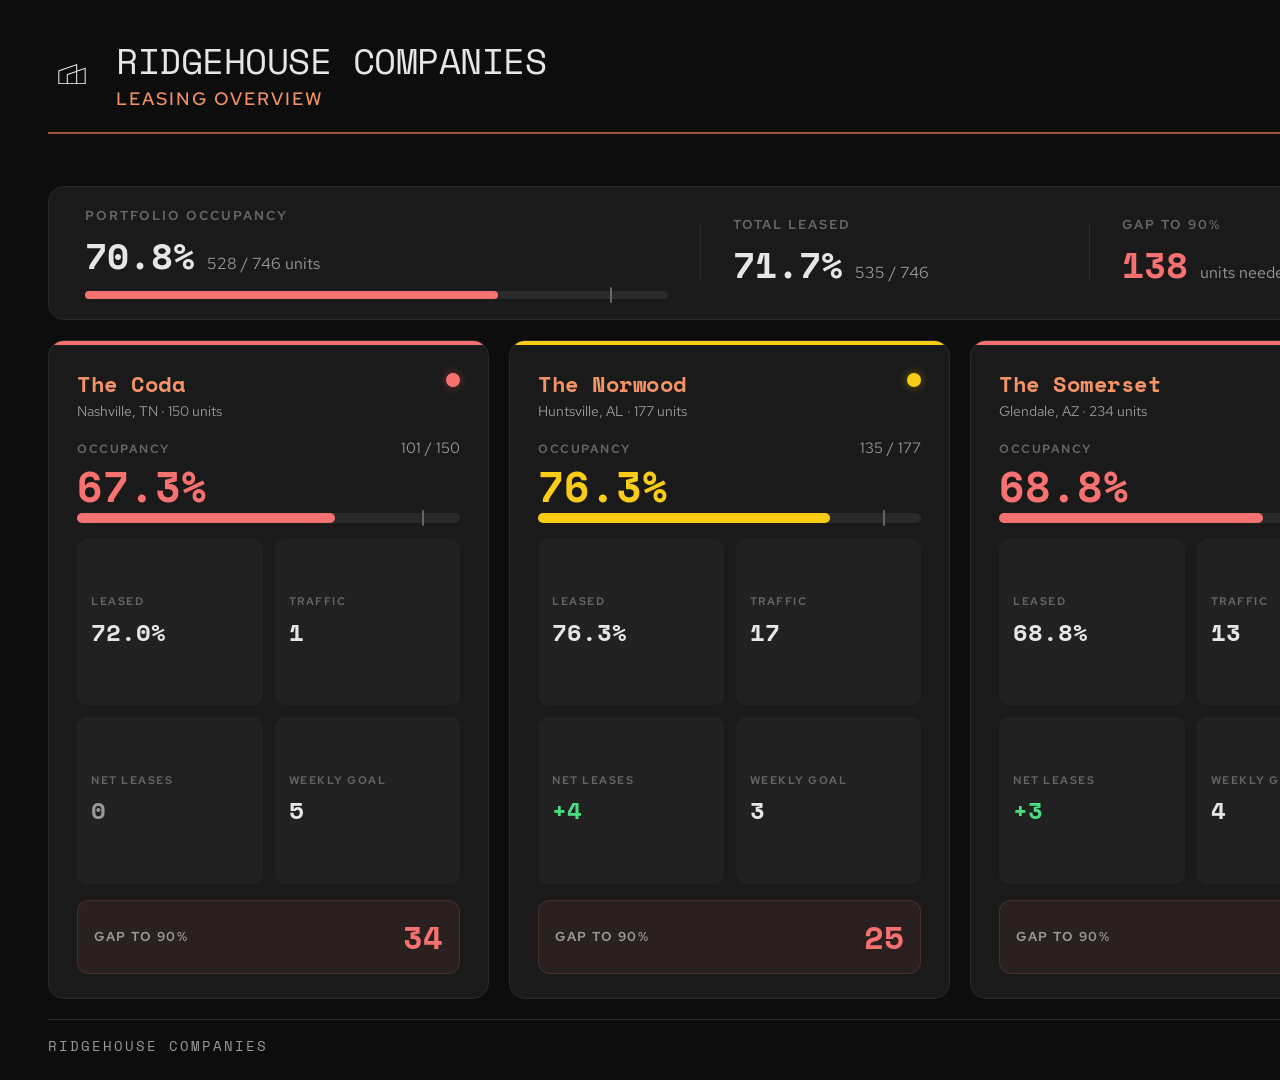
<file: leasing-overview.html>
<!DOCTYPE html>
<html lang="en">
<head>
  <meta charset="UTF-8">
  <meta name="viewport" content="width=1920, height=1080">
  <meta http-equiv="refresh" content="3600">
  <title>Leasing Overview — Ridgehouse Companies</title>
  <link rel="stylesheet" href="style.css">
  <script src="data/leasing-data.js"></script>
</head>
<body>
  <div class="dashboard" id="dashboard">

    <!-- HEADER -->
    <header class="header">
      <div class="header-left">
        <svg class="header-logo" viewBox="0 0 510 435">
          <path d="M310,181.5V110L110,180V325H400V150ZM120,315V187.09l180-63V185L200,220v95Zm90,0V227.09l90-31.5V315Zm180,0H310V192.09l80-28Z" fill="white"/>
        </svg>
        <div>
          <div class="header-title">RIDGEHOUSE COMPANIES</div>
          <div class="header-subtitle">Leasing Overview</div>
        </div>
      </div>
      <div class="header-date">
        <div class="date-label">Week Ending</div>
        <div id="report-date">—</div>
      </div>
    </header>

    <!-- PORTFOLIO SUMMARY -->
    <section class="lo-summary">
      <div class="lo-summary-item lo-summary-main">
        <div class="lo-summary-label">Portfolio Occupancy</div>
        <div class="lo-summary-value">
          <span class="lo-summary-pct" id="port-occ-pct">—</span>
          <span class="lo-summary-detail" id="port-occ-detail"></span>
        </div>
        <div class="lo-progress-bar">
          <div class="lo-progress-fill" id="port-occ-bar"></div>
          <div class="lo-progress-goal"></div>
        </div>
      </div>
      <div class="lo-summary-divider"></div>
      <div class="lo-summary-item">
        <div class="lo-summary-label">Total Leased</div>
        <div class="lo-summary-value">
          <span class="lo-summary-pct" id="port-leased-pct">—</span>
          <span class="lo-summary-detail" id="port-leased-detail"></span>
        </div>
      </div>
      <div class="lo-summary-divider"></div>
      <div class="lo-summary-item">
        <div class="lo-summary-label">Gap to 90%</div>
        <div class="lo-summary-value">
          <span class="lo-summary-pct lo-text-red" id="port-gap">—</span>
          <span class="lo-summary-detail">units needed</span>
        </div>
      </div>
      <div class="lo-summary-divider"></div>
      <div class="lo-summary-item">
        <div class="lo-summary-label">Weekly Net Leases</div>
        <div class="lo-summary-value">
          <span class="lo-summary-pct lo-text-green" id="port-net-leases">—</span>
        </div>
      </div>
    </section>

    <!-- 4 PROPERTY CARDS -->
    <section class="lo-cards" id="property-cards">
      <!-- Populated by JS -->
    </section>

    <!-- FOOTER -->
    <footer class="footer">
      <span class="footer-brand">RIDGEHOUSE COMPANIES</span>
      <span id="footer-date">—</span>
    </footer>

  </div>

  <style>
    .dashboard {
      padding: 36px 48px 24px;
      gap: 20px;
    }

    /* SUMMARY BAR */
    .lo-summary {
      display: flex;
      align-items: center;
      background: var(--bg-card);
      border: 1px solid var(--border);
      border-radius: 16px;
      padding: 20px 36px;
      flex-shrink: 0;
    }

    .lo-summary-item {
      flex: 1;
      display: flex;
      flex-direction: column;
      gap: 6px;
    }

    .lo-summary-main { flex: 1.8; }

    .lo-summary-divider {
      width: 1px;
      height: 56px;
      background: var(--border);
      margin: 0 32px;
      flex-shrink: 0;
    }

    .lo-summary-label {
      font-size: 13px;
      text-transform: uppercase;
      letter-spacing: 2px;
      color: var(--text-muted);
      font-weight: 600;
    }

    .lo-summary-value {
      display: flex;
      align-items: baseline;
      gap: 12px;
    }

    .lo-summary-pct {
      font-family: var(--font-headline);
      font-size: 36px;
      font-weight: 700;
      color: var(--text-primary);
    }

    .lo-summary-detail {
      font-size: 16px;
      color: var(--text-secondary);
    }

    .lo-text-red { color: var(--red) !important; }
    .lo-text-yellow { color: var(--yellow) !important; }
    .lo-text-green { color: var(--green) !important; }

    /* Progress bar with 90% goal marker */
    .lo-progress-bar {
      width: 100%;
      height: 8px;
      background: #2a2a2a;
      border-radius: 4px;
      overflow: visible;
      position: relative;
      margin-top: 4px;
    }

    .lo-progress-fill {
      height: 100%;
      border-radius: 4px;
      transition: width 0.5s ease;
    }

    .lo-progress-goal {
      position: absolute;
      left: 90%;
      top: -4px;
      width: 2px;
      height: 16px;
      background: var(--text-muted);
      border-radius: 1px;
    }

    /* PROPERTY CARDS */
    .lo-cards {
      display: grid;
      grid-template-columns: repeat(4, 1fr);
      gap: 20px;
      flex: 1;
      min-height: 0;
    }

    .lo-card {
      background: var(--bg-card);
      border: 1px solid var(--border);
      border-radius: 16px;
      padding: 28px 28px 24px;
      display: flex;
      flex-direction: column;
      gap: 16px;
      position: relative;
      overflow: hidden;
    }

    .lo-card-status-bar {
      position: absolute;
      top: 0;
      left: 0;
      right: 0;
      height: 4px;
    }

    .lo-card-header {
      display: flex;
      justify-content: space-between;
      align-items: flex-start;
    }

    .lo-card-name {
      font-family: var(--font-headline);
      font-size: 22px;
      font-weight: 700;
      color: var(--copper-light);
      letter-spacing: 0.5px;
    }

    .lo-card-location {
      font-size: 14px;
      color: var(--text-secondary);
      margin-top: 2px;
    }

    .lo-sentiment {
      width: 14px;
      height: 14px;
      border-radius: 50%;
      flex-shrink: 0;
      margin-top: 4px;
    }

    .lo-sentiment-red { background: var(--red); box-shadow: 0 0 10px rgba(248,113,113,0.4); }
    .lo-sentiment-yellow { background: var(--yellow); box-shadow: 0 0 10px rgba(250,204,21,0.4); }
    .lo-sentiment-green { background: var(--green); box-shadow: 0 0 10px rgba(74,222,128,0.4); }

    /* Occupancy section */
    .lo-card-occ {
      display: flex;
      flex-direction: column;
      gap: 6px;
    }

    .lo-card-occ-row {
      display: flex;
      align-items: baseline;
      justify-content: space-between;
    }

    .lo-card-occ-label {
      font-size: 12px;
      text-transform: uppercase;
      letter-spacing: 1.5px;
      color: var(--text-muted);
      font-weight: 600;
    }

    .lo-card-occ-value {
      font-family: var(--font-headline);
      font-size: 42px;
      font-weight: 700;
      line-height: 1;
    }

    .lo-card-occ-units {
      font-size: 15px;
      color: var(--text-secondary);
    }

    .lo-card-progress {
      width: 100%;
      height: 10px;
      background: #2a2a2a;
      border-radius: 5px;
      overflow: visible;
      position: relative;
    }

    .lo-card-progress-fill {
      height: 100%;
      border-radius: 5px;
      transition: width 0.5s ease;
    }

    .lo-card-progress-goal {
      position: absolute;
      left: 90%;
      top: -3px;
      width: 2px;
      height: 16px;
      background: var(--text-muted);
      border-radius: 1px;
    }

    /* Metrics grid */
    .lo-card-metrics {
      display: grid;
      grid-template-columns: 1fr 1fr;
      grid-template-rows: 1fr 1fr;
      gap: 12px;
      flex: 1;
      min-height: 0;
    }

    .lo-card-metric {
      background: rgba(255,255,255,0.03);
      border-radius: 10px;
      padding: 16px 14px;
      display: flex;
      flex-direction: column;
      justify-content: center;
      gap: 6px;
    }

    .lo-card-metric-label {
      font-size: 11px;
      text-transform: uppercase;
      letter-spacing: 1.5px;
      color: var(--text-muted);
      font-weight: 600;
    }

    .lo-card-metric-value {
      font-family: var(--font-headline);
      font-size: 24px;
      font-weight: 700;
      color: var(--text-primary);
    }

    /* Gap highlight */
    .lo-card-gap {
      background: rgba(248,113,113,0.08);
      border: 1px solid rgba(248,113,113,0.15);
      border-radius: 12px;
      padding: 14px 16px;
      display: flex;
      justify-content: space-between;
      align-items: center;
      margin-top: auto;
    }

    .lo-card-gap-label {
      font-size: 13px;
      text-transform: uppercase;
      letter-spacing: 1.5px;
      color: var(--text-secondary);
      font-weight: 600;
    }

    .lo-card-gap-value {
      font-family: var(--font-headline);
      font-size: 32px;
      font-weight: 700;
      color: var(--red);
    }
  </style>

  <script>
    (function() {
      const d = window.LEASING_DATA;
      if (!d) return;

      const pm = d.portfolio_metrics;
      const props = d.property_metrics;

      // Format date
      const date = new Date(d.report_date + 'T12:00:00');
      const dateStr = date.toLocaleDateString('en-US', { weekday: 'long', month: 'long', day: 'numeric', year: 'numeric' });
      document.getElementById('report-date').textContent = dateStr;
      document.getElementById('footer-date').textContent = 'Data as of ' + date.toLocaleDateString('en-US', { month: 'long', day: 'numeric', year: 'numeric' });

      // Portfolio summary
      const occPct = (pm.portfolio_occ_pct * 100).toFixed(1);
      document.getElementById('port-occ-pct').textContent = occPct + '%';
      document.getElementById('port-occ-detail').textContent = pm.total_occupied + ' / ' + pm.total_units + ' units';
      const occBar = document.getElementById('port-occ-bar');
      occBar.style.width = occPct + '%';
      occBar.className = 'lo-progress-fill ' + getProgressClass(pm.portfolio_occ_pct);

      document.getElementById('port-leased-pct').textContent = (pm.portfolio_leased_pct * 100).toFixed(1) + '%';
      document.getElementById('port-leased-detail').textContent = pm.total_leased + ' / ' + pm.total_units;
      document.getElementById('port-gap').textContent = pm.total_gap_to_goal;

      // Net leases
      let totalNet = 0;
      Object.values(props).forEach(p => { if (p.net_leases) totalNet += p.net_leases; });
      const netEl = document.getElementById('port-net-leases');
      netEl.textContent = (totalNet >= 0 ? '+' : '') + totalNet;
      netEl.className = 'lo-summary-pct ' + (totalNet >= 0 ? 'lo-text-green' : 'lo-text-red');

      // Property cards
      const order = ['coda', 'norwood', 'somerset', 'avery'];
      const container = document.getElementById('property-cards');

      order.forEach(key => {
        const p = props[key];
        if (!p) return;

        const occPct = (p.occupancy_pct * 100).toFixed(1);
        const leasedPct = (p.leased_pct * 100).toFixed(1);
        const colorClass = getColorClass(p.occupancy_pct);
        const sentimentClass = getSentimentClass(p.manager_sentiment);
        const progressClass = getProgressClass(p.occupancy_pct);

        const card = document.createElement('div');
        card.className = 'lo-card';
        card.innerHTML = `
          <div class="lo-card-status-bar" style="background: var(--${colorClass})"></div>
          <div class="lo-card-header">
            <div>
              <div class="lo-card-name">${p.display_name}</div>
              <div class="lo-card-location">${p.city} · ${p.total_units} units</div>
            </div>
            <div class="lo-sentiment lo-sentiment-${sentimentClass}"></div>
          </div>

          <div class="lo-card-occ">
            <div class="lo-card-occ-row">
              <span class="lo-card-occ-label">Occupancy</span>
              <span class="lo-card-occ-units">${p.occupied_units} / ${p.total_units}</span>
            </div>
            <div class="lo-card-occ-value" style="color: var(--${colorClass})">${occPct}%</div>
            <div class="lo-card-progress">
              <div class="lo-card-progress-fill ${progressClass}" style="width: ${occPct}%"></div>
              <div class="lo-card-progress-goal"></div>
            </div>
          </div>

          <div class="lo-card-metrics">
            <div class="lo-card-metric">
              <div class="lo-card-metric-label">Leased</div>
              <div class="lo-card-metric-value">${leasedPct}%</div>
            </div>
            <div class="lo-card-metric">
              <div class="lo-card-metric-label">Traffic</div>
              <div class="lo-card-metric-value">${p.weekly_traffic ?? '—'}</div>
            </div>
            <div class="lo-card-metric">
              <div class="lo-card-metric-label">Net Leases</div>
              <div class="lo-card-metric-value" style="color: ${p.net_leases != null ? (p.net_leases > 0 ? 'var(--green)' : (p.net_leases < 0 ? 'var(--red)' : 'var(--text-secondary)')) : 'var(--text-muted)'}">${p.net_leases != null ? (p.net_leases > 0 ? '+' + p.net_leases : p.net_leases) : '—'}</div>
            </div>
            <div class="lo-card-metric">
              <div class="lo-card-metric-label">Weekly Goal</div>
              <div class="lo-card-metric-value">${p.weekly_goal || '—'}</div>
            </div>
          </div>

          <div class="lo-card-gap">
            <span class="lo-card-gap-label">Gap to 90%</span>
            <span class="lo-card-gap-value">${p.gap_to_90_occ_units}</span>
          </div>
        `;
        container.appendChild(card);
      });

      function getColorClass(pct) {
        if (pct >= 0.85) return 'green';
        if (pct >= 0.75) return 'yellow';
        return 'red';
      }

      function getProgressClass(pct) {
        if (pct >= 0.85) return 'progress-green';
        if (pct >= 0.75) return 'progress-yellow';
        return 'progress-red';
      }

      function getSentimentClass(sentiment) {
        if (sentiment === 'concerned' || sentiment === 'negative') return 'red';
        if (sentiment === 'neutral') return 'yellow';
        if (sentiment === 'positive' || sentiment === 'optimistic') return 'green';
        return 'yellow';
      }
    })();
  </script>
</body>
</html>
</file>
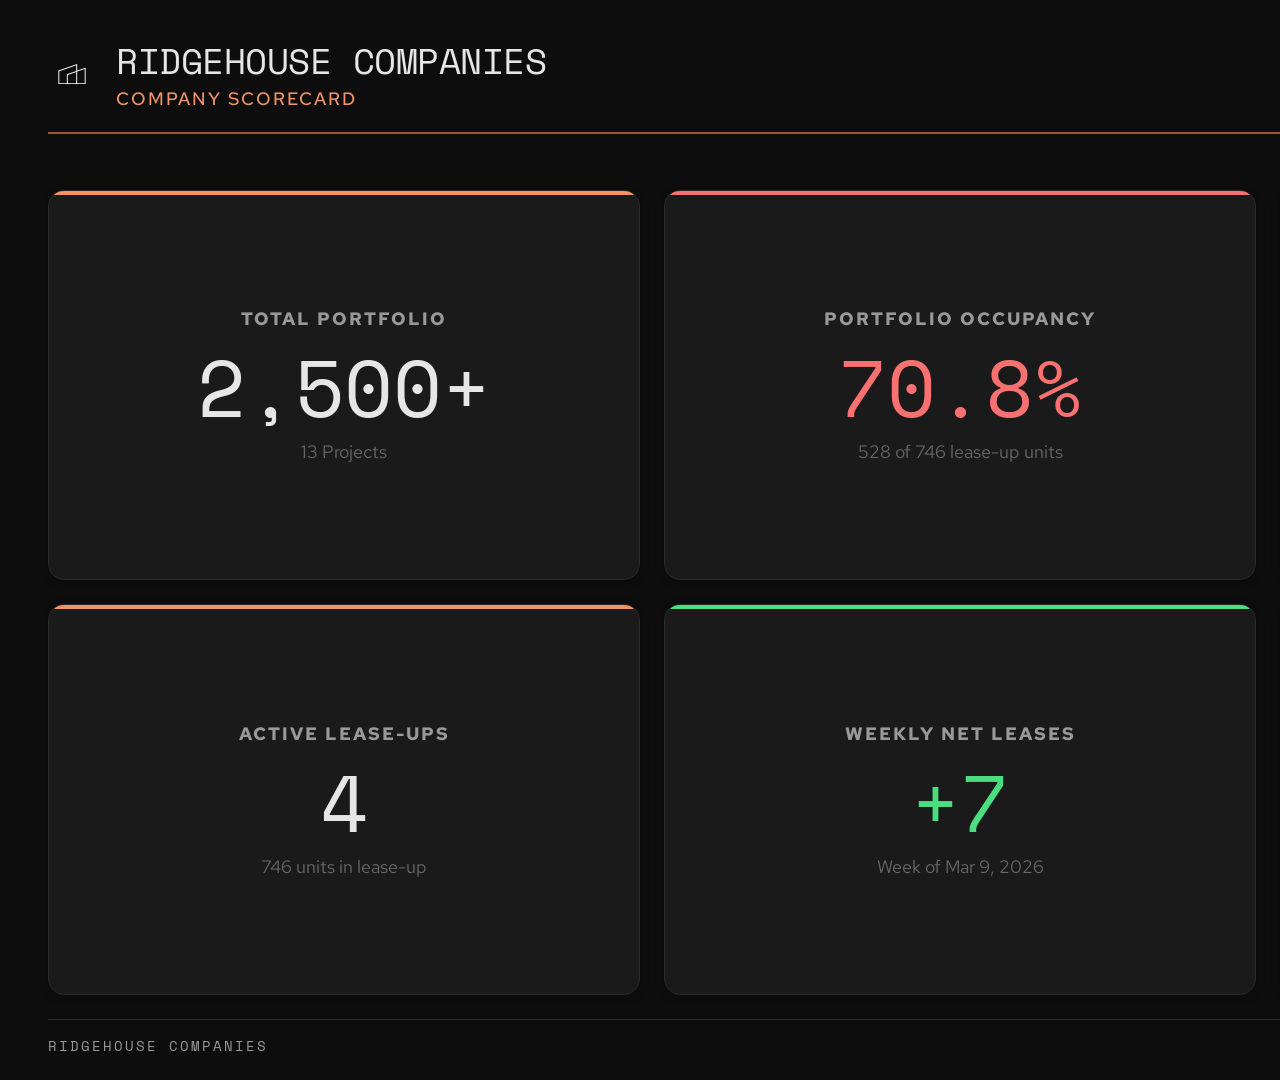
<file: scorecard-dashboard.html>
<!DOCTYPE html>
<html lang="en">
<head>
  <meta charset="UTF-8">
  <meta name="viewport" content="width=1920, height=1080">
  <meta http-equiv="refresh" content="3600">
  <title>Company Scorecard — Ridgehouse Companies</title>
  <link rel="stylesheet" href="style.css">
  <script src="data/leasing-data.js"></script>
  <script src="data/construction-data.js"></script>
</head>
<body>
  <div class="dashboard" id="dashboard">

    <!-- HEADER -->
    <header class="header">
      <div class="header-left">
        <svg class="header-logo" viewBox="0 0 510 435">
          <path d="M310,181.5V110L110,180V325H400V150ZM120,315V187.09l180-63V185L200,220v95Zm90,0V227.09l90-31.5V315Zm180,0H310V192.09l80-28Z" fill="white"/>
        </svg>
        <div>
          <div class="header-title">RIDGEHOUSE COMPANIES</div>
          <div class="header-subtitle">Company Scorecard</div>
        </div>
      </div>
      <div class="header-date">
        <div class="date-label">Week Ending</div>
        <div id="report-date">—</div>
      </div>
    </header>

    <!-- SCORECARD GRID -->
    <div class="sc-grid">

      <!-- Row 1 -->
      <div class="sc-tile">
        <div class="sc-tile-accent" style="background: var(--copper-light)"></div>
        <div class="sc-tile-label">Total Portfolio</div>
        <div class="sc-tile-value">2,500+</div>
        <div class="sc-tile-sub">13 Projects</div>
      </div>

      <div class="sc-tile">
        <div class="sc-tile-accent" id="occ-accent"></div>
        <div class="sc-tile-label">Portfolio Occupancy</div>
        <div class="sc-tile-value" id="occ-value">—</div>
        <div class="sc-tile-sub" id="occ-sub"></div>
      </div>

      <div class="sc-tile">
        <div class="sc-tile-accent" style="background: var(--copper-light)"></div>
        <div class="sc-tile-label">Units Under Construction</div>
        <div class="sc-tile-value" id="construction-units">—</div>
        <div class="sc-tile-sub" id="construction-sub"></div>
      </div>

      <!-- Row 2 -->
      <div class="sc-tile">
        <div class="sc-tile-accent" style="background: var(--copper-light)"></div>
        <div class="sc-tile-label">Active Lease-Ups</div>
        <div class="sc-tile-value" id="leaseup-count">—</div>
        <div class="sc-tile-sub" id="leaseup-sub"></div>
      </div>

      <div class="sc-tile">
        <div class="sc-tile-accent" id="net-accent"></div>
        <div class="sc-tile-label">Weekly Net Leases</div>
        <div class="sc-tile-value" id="net-value">—</div>
        <div class="sc-tile-sub" id="net-sub"></div>
      </div>

      <div class="sc-tile">
        <div class="sc-tile-accent" id="gap-accent"></div>
        <div class="sc-tile-label">Gap to 90% Goal</div>
        <div class="sc-tile-value" id="gap-value">—</div>
        <div class="sc-tile-sub" id="gap-sub"></div>
      </div>

    </div>

    <!-- FOOTER -->
    <footer class="footer">
      <span class="footer-brand">RIDGEHOUSE COMPANIES</span>
      <span id="footer-date">—</span>
    </footer>

  </div>

  <style>
    .dashboard {
      padding: 36px 48px 24px;
      gap: 24px;
    }

    .sc-grid {
      display: grid;
      grid-template-columns: 1fr 1fr 1fr;
      grid-template-rows: 1fr 1fr;
      gap: 24px;
      flex: 1;
      min-height: 0;
    }

    .sc-tile {
      background: var(--bg-card);
      border: 1px solid var(--border);
      border-radius: 16px;
      padding: 36px 32px;
      display: flex;
      flex-direction: column;
      align-items: center;
      justify-content: center;
      text-align: center;
      position: relative;
      overflow: hidden;
      box-shadow:
        0 2px 8px rgba(0,0,0,0.3),
        0 0 1px rgba(244,148,102,0.05);
    }

    .sc-tile-accent {
      position: absolute;
      top: 0;
      left: 0;
      right: 0;
      height: 4px;
    }

    .sc-tile-label {
      font-family: var(--font-body);
      font-weight: 700;
      font-size: 18px;
      text-transform: uppercase;
      letter-spacing: 2px;
      color: var(--text-secondary);
      margin-bottom: 16px;
    }

    .sc-tile-value {
      font-family: var(--font-headline);
      font-size: 80px;
      line-height: 1;
      color: var(--text-primary);
    }

    .sc-tile-sub {
      font-family: var(--font-body);
      font-size: 18px;
      color: var(--text-muted);
      margin-top: 12px;
    }
  </style>

  <script>
    (function() {
      const d = window.LEASING_DATA;
      if (!d) return;

      const pm = d.portfolio_metrics;
      const props = d.property_metrics;

      // Construction metrics from construction-data.js
      const cd = window.CONSTRUCTION_DATA;
      if (cd && cd.portfolio_summary) {
        document.getElementById('construction-units').textContent = cd.portfolio_summary.total_units.toLocaleString();
        document.getElementById('construction-sub').textContent = cd.portfolio_summary.active_projects + ' Active Projects · ' + cd.portfolio_summary.total_contract_value;
      }

      // Format date
      const date = new Date(d.report_date + 'T12:00:00');
      const dateStr = date.toLocaleDateString('en-US', { month: 'long', day: 'numeric', year: 'numeric' });
      document.getElementById('report-date').textContent = dateStr;
      document.getElementById('footer-date').textContent = 'Data as of ' + dateStr;

      // Portfolio Occupancy
      const occPct = (pm.portfolio_occ_pct * 100).toFixed(1);
      const occColor = pm.portfolio_occ_pct >= 0.85 ? 'green' : (pm.portfolio_occ_pct >= 0.75 ? 'yellow' : 'red');
      document.getElementById('occ-value').textContent = occPct + '%';
      document.getElementById('occ-value').style.color = 'var(--' + occColor + ')';
      document.getElementById('occ-accent').style.background = 'var(--' + occColor + ')';
      document.getElementById('occ-sub').textContent = pm.total_occupied + ' of ' + pm.total_units + ' lease-up units';

      // Active Lease-Ups
      document.getElementById('leaseup-count').textContent = pm.properties_with_data;
      document.getElementById('leaseup-sub').textContent = pm.total_units + ' units in lease-up';

      // Weekly Net Leases
      let totalNet = 0;
      Object.values(props).forEach(p => { if (p.net_leases) totalNet += p.net_leases; });
      const netColor = totalNet > 0 ? 'green' : (totalNet < 0 ? 'red' : 'text-secondary');
      document.getElementById('net-value').textContent = (totalNet > 0 ? '+' : '') + totalNet;
      document.getElementById('net-value').style.color = 'var(--' + netColor + ')';
      document.getElementById('net-accent').style.background = 'var(--' + netColor + ')';
      document.getElementById('net-sub').textContent = 'Week of ' + date.toLocaleDateString('en-US', { month: 'short', day: 'numeric', year: 'numeric' });

      // Gap to 90%
      const gap = pm.total_gap_to_goal;
      const gapColor = gap > 50 ? 'red' : (gap > 20 ? 'yellow' : 'green');
      document.getElementById('gap-value').textContent = gap;
      document.getElementById('gap-value').style.color = 'var(--' + gapColor + ')';
      document.getElementById('gap-accent').style.background = 'var(--' + gapColor + ')';
      document.getElementById('gap-sub').textContent = 'units across ' + pm.properties_total + ' properties';
    })();
  </script>
</body>
</html>
</file>
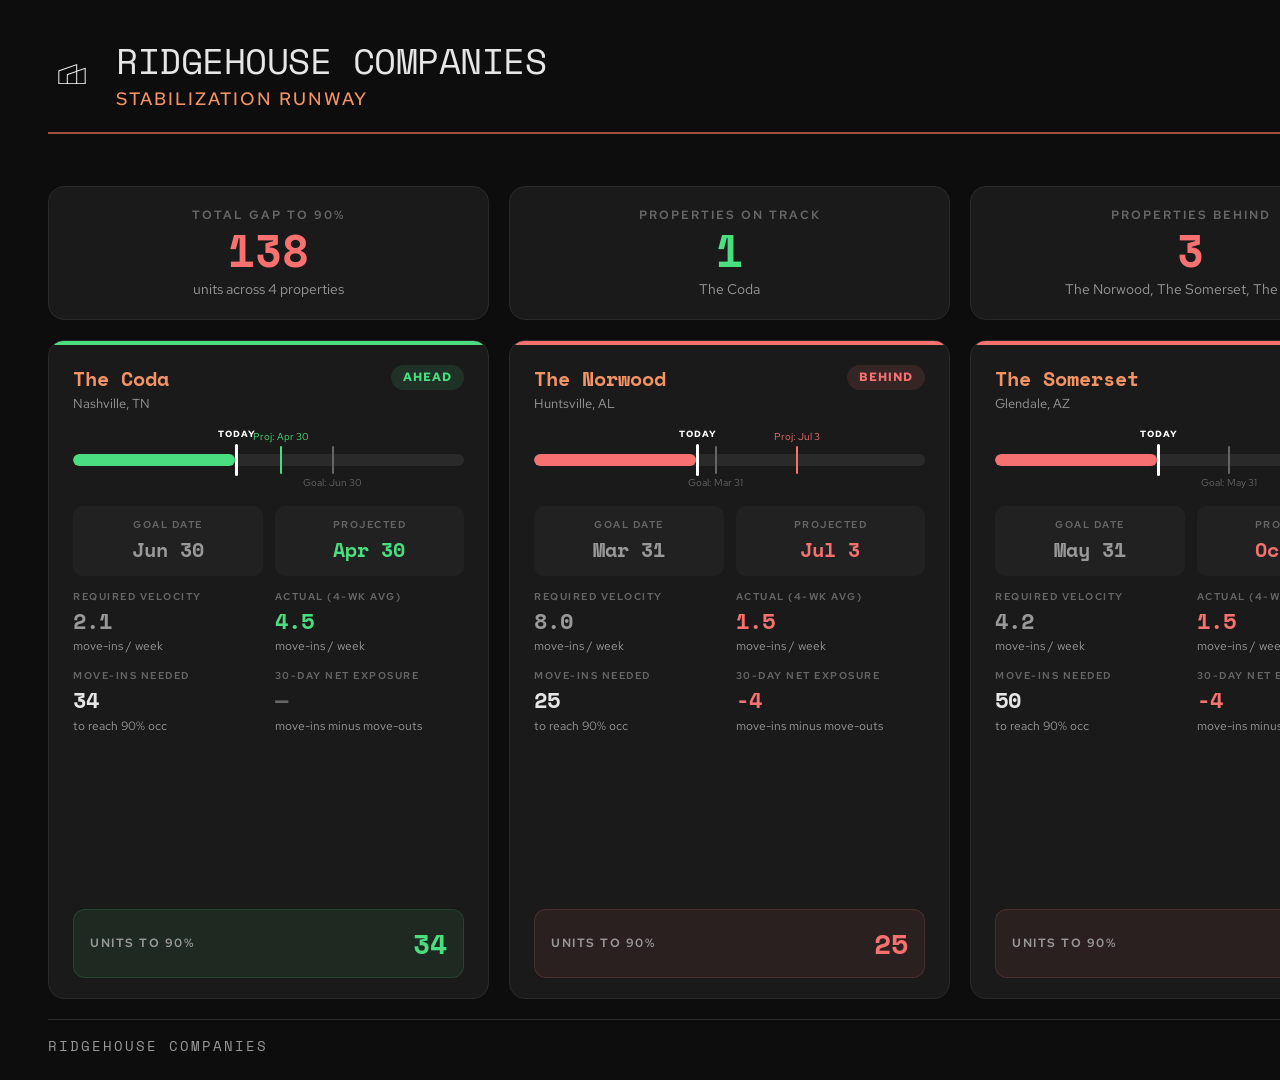
<file: stabilization-runway.html>
<!DOCTYPE html>
<html lang="en">
<head>
  <meta charset="UTF-8">
  <meta name="viewport" content="width=1920, height=1080">
  <meta http-equiv="refresh" content="3600">
  <title>Stabilization Runway — Ridgehouse Companies</title>
  <link rel="stylesheet" href="style.css">
  <script src="data/leasing-data.js"></script>
</head>
<body>
  <div class="dashboard" id="dashboard">

    <!-- HEADER -->
    <header class="header">
      <div class="header-left">
        <svg class="header-logo" viewBox="0 0 510 435">
          <path d="M310,181.5V110L110,180V325H400V150ZM120,315V187.09l180-63V185L200,220v95Zm90,0V227.09l90-31.5V315Zm180,0H310V192.09l80-28Z" fill="white"/>
        </svg>
        <div>
          <div class="header-title">RIDGEHOUSE COMPANIES</div>
          <div class="header-subtitle">Stabilization Runway</div>
        </div>
      </div>
      <div class="header-date">
        <div class="date-label">Week Ending</div>
        <div id="report-date">—</div>
      </div>
    </header>

    <!-- PORTFOLIO SUMMARY -->
    <section class="sr-summary">
      <div class="sr-summary-item">
        <div class="sr-summary-label">Total Gap to 90%</div>
        <div class="sr-summary-value sr-text-red" id="total-gap">—</div>
        <div class="sr-summary-detail">units across 4 properties</div>
      </div>
      <div class="sr-summary-item">
        <div class="sr-summary-label">Properties On Track</div>
        <div class="sr-summary-value sr-text-green" id="on-track-count">—</div>
        <div class="sr-summary-detail" id="on-track-detail"></div>
      </div>
      <div class="sr-summary-item">
        <div class="sr-summary-label">Properties Behind</div>
        <div class="sr-summary-value sr-text-red" id="behind-count">—</div>
        <div class="sr-summary-detail" id="behind-detail"></div>
      </div>
      <div class="sr-summary-item">
        <div class="sr-summary-label">Worst Performer</div>
        <div class="sr-summary-value sr-text-red" id="worst-performer">—</div>
        <div class="sr-summary-detail" id="worst-detail"></div>
      </div>
    </section>

    <!-- RUNWAY CARDS -->
    <section class="sr-runways" id="runway-cards">
      <!-- Populated by JS -->
    </section>

    <!-- FOOTER -->
    <footer class="footer">
      <span class="footer-brand">RIDGEHOUSE COMPANIES</span>
      <span id="footer-date">—</span>
    </footer>

  </div>

  <style>
    .dashboard {
      padding: 36px 48px 24px;
      gap: 20px;
    }

    /* SUMMARY ROW */
    .sr-summary {
      display: grid;
      grid-template-columns: repeat(4, 1fr);
      gap: 20px;
      flex-shrink: 0;
    }

    .sr-summary-item {
      background: var(--bg-card);
      border: 1px solid var(--border);
      border-radius: 16px;
      padding: 20px 24px;
      display: flex;
      flex-direction: column;
      align-items: center;
      text-align: center;
      gap: 4px;
    }

    .sr-summary-label {
      font-size: 12px;
      text-transform: uppercase;
      letter-spacing: 2px;
      color: var(--text-muted);
      font-weight: 600;
    }

    .sr-summary-value {
      font-family: var(--font-headline);
      font-size: 44px;
      font-weight: 700;
      line-height: 1.1;
    }

    .sr-summary-detail {
      font-size: 14px;
      color: var(--text-secondary);
    }

    .sr-text-red { color: var(--red); }
    .sr-text-yellow { color: var(--yellow); }
    .sr-text-green { color: var(--green); }
    .sr-text-copper { color: var(--copper-light); }

    /* RUNWAY CARDS */
    .sr-runways {
      display: grid;
      grid-template-columns: repeat(4, 1fr);
      gap: 20px;
      flex: 1;
      min-height: 0;
    }

    .sr-runway {
      background: var(--bg-card);
      border: 1px solid var(--border);
      border-radius: 16px;
      padding: 24px 24px 20px;
      display: flex;
      flex-direction: column;
      gap: 14px;
      position: relative;
      overflow: hidden;
    }

    .sr-runway-status-bar {
      position: absolute;
      top: 0;
      left: 0;
      right: 0;
      height: 4px;
    }

    .sr-runway-header {
      display: flex;
      justify-content: space-between;
      align-items: flex-start;
    }

    .sr-runway-name {
      font-family: var(--font-headline);
      font-size: 20px;
      font-weight: 700;
      color: var(--copper-light);
    }

    .sr-runway-location {
      font-size: 13px;
      color: var(--text-secondary);
      margin-top: 2px;
    }

    .sr-runway-badge {
      padding: 4px 12px;
      border-radius: 20px;
      font-size: 12px;
      font-weight: 700;
      text-transform: uppercase;
      letter-spacing: 1px;
      flex-shrink: 0;
    }

    .sr-badge-ahead { background: rgba(74,222,128,0.12); color: var(--green); }
    .sr-badge-behind { background: rgba(248,113,113,0.12); color: var(--red); }
    .sr-badge-close { background: rgba(250,204,21,0.12); color: var(--yellow); }

    /* TIMELINE BAR */
    .sr-timeline {
      position: relative;
      height: 48px;
      margin: 8px 0;
    }

    .sr-timeline-track {
      position: absolute;
      top: 18px;
      left: 0;
      right: 0;
      height: 12px;
      background: #2a2a2a;
      border-radius: 6px;
      overflow: hidden;
    }

    .sr-timeline-elapsed {
      height: 100%;
      border-radius: 6px;
      transition: width 0.5s ease;
    }

    .sr-timeline-today {
      position: absolute;
      top: 8px;
      width: 3px;
      height: 32px;
      background: white;
      border-radius: 2px;
      z-index: 2;
    }

    .sr-timeline-today::after {
      content: 'TODAY';
      position: absolute;
      top: -16px;
      left: 50%;
      transform: translateX(-50%);
      font-size: 9px;
      font-weight: 700;
      letter-spacing: 1px;
      color: white;
      white-space: nowrap;
    }

    .sr-timeline-goal {
      position: absolute;
      top: 10px;
      width: 2px;
      height: 28px;
      background: var(--text-muted);
      border-radius: 1px;
      z-index: 1;
    }

    .sr-timeline-goal::after {
      content: attr(data-label);
      position: absolute;
      bottom: -16px;
      left: 50%;
      transform: translateX(-50%);
      font-size: 10px;
      color: var(--text-muted);
      white-space: nowrap;
    }

    .sr-timeline-projected {
      position: absolute;
      top: 10px;
      width: 2px;
      height: 28px;
      border-radius: 1px;
      z-index: 1;
    }

    .sr-timeline-projected::after {
      content: attr(data-label);
      position: absolute;
      top: -16px;
      left: 50%;
      transform: translateX(-50%);
      font-size: 10px;
      white-space: nowrap;
    }

    /* DATE COMPARISON */
    .sr-dates {
      display: grid;
      grid-template-columns: 1fr 1fr;
      gap: 12px;
    }

    .sr-date-item {
      background: rgba(255,255,255,0.03);
      border-radius: 10px;
      padding: 12px 14px;
      text-align: center;
    }

    .sr-date-label {
      font-size: 10px;
      text-transform: uppercase;
      letter-spacing: 1.5px;
      color: var(--text-muted);
      font-weight: 600;
      margin-bottom: 4px;
    }

    .sr-date-value {
      font-family: var(--font-headline);
      font-size: 20px;
      font-weight: 700;
    }

    /* VELOCITY METRICS */
    .sr-velocity {
      display: grid;
      grid-template-columns: 1fr 1fr;
      gap: 12px;
    }

    .sr-velocity-item {
      display: flex;
      flex-direction: column;
      gap: 2px;
    }

    .sr-velocity-label {
      font-size: 10px;
      text-transform: uppercase;
      letter-spacing: 1.5px;
      color: var(--text-muted);
      font-weight: 600;
    }

    .sr-velocity-value {
      font-family: var(--font-headline);
      font-size: 22px;
      font-weight: 700;
    }

    .sr-velocity-unit {
      font-size: 12px;
      color: var(--text-secondary);
    }

    /* GAP BANNER */
    .sr-gap-banner {
      border-radius: 12px;
      padding: 14px 16px;
      display: flex;
      justify-content: space-between;
      align-items: center;
      margin-top: auto;
    }

    .sr-gap-banner-red {
      background: rgba(248,113,113,0.08);
      border: 1px solid rgba(248,113,113,0.15);
    }

    .sr-gap-banner-green {
      background: rgba(74,222,128,0.08);
      border: 1px solid rgba(74,222,128,0.15);
    }

    .sr-gap-label {
      font-size: 12px;
      text-transform: uppercase;
      letter-spacing: 1.5px;
      color: var(--text-secondary);
      font-weight: 600;
    }

    .sr-gap-value {
      font-family: var(--font-headline);
      font-size: 28px;
      font-weight: 700;
    }
  </style>

  <script>
    (function() {
      const d = window.LEASING_DATA;
      if (!d) return;

      const pm = d.portfolio_metrics;
      const props = d.property_metrics;
      const today = new Date(d.report_date + 'T12:00:00');

      // Format date
      const dateStr = today.toLocaleDateString('en-US', { weekday: 'long', month: 'long', day: 'numeric', year: 'numeric' });
      document.getElementById('report-date').textContent = dateStr;
      document.getElementById('footer-date').textContent = 'Data as of ' + today.toLocaleDateString('en-US', { month: 'long', day: 'numeric', year: 'numeric' });

      // Summary metrics
      document.getElementById('total-gap').textContent = pm.total_gap_to_goal;

      let onTrack = 0;
      let behind = 0;
      const onTrackNames = [];
      const behindNames = [];

      const order = ['coda', 'norwood', 'somerset', 'avery'];
      order.forEach(key => {
        const p = props[key];
        if (!p) return;
        const projDate = new Date(p.projected_stabilization_date + 'T12:00:00');
        const goalDate = new Date(p.stabilization_goal_date + 'T12:00:00');
        if (projDate <= goalDate) {
          onTrack++;
          onTrackNames.push(p.display_name);
        } else {
          behind++;
          behindNames.push(p.display_name);
        }
      });

      document.getElementById('on-track-count').textContent = onTrack;
      document.getElementById('on-track-detail').textContent = onTrackNames.join(', ') || '—';
      document.getElementById('behind-count').textContent = behind;
      document.getElementById('behind-detail').textContent = behindNames.join(', ') || '—';

      const worst = props[pm.worst_performer];
      document.getElementById('worst-performer').textContent = worst ? worst.display_name : '—';
      document.getElementById('worst-detail').textContent = worst ? worst.gap_to_90_occ_units + ' units to 90%' : '';

      // Runway cards
      const container = document.getElementById('runway-cards');

      // Reference start date for timeline (roughly start of lease-up)
      const timelineStart = new Date('2025-09-01T12:00:00');
      const timelineEnd = new Date('2026-12-01T12:00:00');
      const totalSpan = timelineEnd - timelineStart;

      order.forEach(key => {
        const p = props[key];
        if (!p) return;

        const goalDate = new Date(p.stabilization_goal_date + 'T12:00:00');
        const projDate = new Date(p.projected_stabilization_date + 'T12:00:00');
        const isAhead = projDate <= goalDate;
        const diffDays = Math.round((projDate - goalDate) / (1000 * 60 * 60 * 24));

        // Timeline positions (as percentages)
        const todayPct = Math.min(Math.max(((today - timelineStart) / totalSpan) * 100, 0), 100);
        const goalPct = Math.min(Math.max(((goalDate - timelineStart) / totalSpan) * 100, 0), 100);
        const projPct = Math.min(Math.max(((projDate - timelineStart) / totalSpan) * 100, 0), 100);

        const statusColor = isAhead ? 'green' : (Math.abs(diffDays) <= 30 ? 'yellow' : 'red');
        const badgeClass = isAhead ? 'sr-badge-ahead' : (Math.abs(diffDays) <= 30 ? 'sr-badge-close' : 'sr-badge-behind');
        const badgeText = isAhead ? 'AHEAD' : (Math.abs(diffDays) <= 30 ? 'AT RISK' : 'BEHIND');

        const goalStr = goalDate.toLocaleDateString('en-US', { month: 'short', day: 'numeric' });
        const projStr = projDate.toLocaleDateString('en-US', { month: 'short', day: 'numeric' });

        const velocityColor = p.trailing_4wk_move_in_velocity >= p.req_weekly_move_in_velocity ? 'var(--green)' : 'var(--red)';

        const card = document.createElement('div');
        card.className = 'sr-runway';
        card.innerHTML = `
          <div class="sr-runway-status-bar" style="background: var(--${statusColor})"></div>
          <div class="sr-runway-header">
            <div>
              <div class="sr-runway-name">${p.display_name}</div>
              <div class="sr-runway-location">${p.city}</div>
            </div>
            <span class="sr-runway-badge ${badgeClass}">${badgeText}</span>
          </div>

          <div class="sr-timeline">
            <div class="sr-timeline-track">
              <div class="sr-timeline-elapsed" style="width: ${todayPct}%; background: var(--${statusColor})"></div>
            </div>
            <div class="sr-timeline-today" style="left: ${todayPct}%"></div>
            <div class="sr-timeline-goal" style="left: ${goalPct}%" data-label="Goal: ${goalStr}"></div>
            <div class="sr-timeline-projected" style="left: ${projPct}%; background: var(--${statusColor}); color: var(--${statusColor})" data-label="Proj: ${projStr}"></div>
          </div>

          <div class="sr-dates">
            <div class="sr-date-item">
              <div class="sr-date-label">Goal Date</div>
              <div class="sr-date-value" style="color: var(--text-secondary)">${goalStr}</div>
            </div>
            <div class="sr-date-item">
              <div class="sr-date-label">Projected</div>
              <div class="sr-date-value" style="color: var(--${statusColor})">${projStr}</div>
            </div>
          </div>

          <div class="sr-velocity">
            <div class="sr-velocity-item">
              <div class="sr-velocity-label">Required Velocity</div>
              <div class="sr-velocity-value" style="color: var(--text-secondary)">${p.req_weekly_move_in_velocity.toFixed(1)}</div>
              <div class="sr-velocity-unit">move-ins / week</div>
            </div>
            <div class="sr-velocity-item">
              <div class="sr-velocity-label">Actual (4-wk avg)</div>
              <div class="sr-velocity-value" style="color: ${velocityColor}">${p.trailing_4wk_move_in_velocity.toFixed(1)}</div>
              <div class="sr-velocity-unit">move-ins / week</div>
            </div>
          </div>

          <div class="sr-velocity">
            <div class="sr-velocity-item">
              <div class="sr-velocity-label">Move-Ins Needed</div>
              <div class="sr-velocity-value" style="color: var(--text-primary)">${p.move_ins_needed}</div>
              <div class="sr-velocity-unit">to reach 90% occ</div>
            </div>
            <div class="sr-velocity-item">
              <div class="sr-velocity-label">30-Day Net Exposure</div>
              <div class="sr-velocity-value" style="color: ${p.net_exposure_next_30 != null ? (p.net_exposure_next_30 >= 0 ? 'var(--green)' : 'var(--red)') : 'var(--text-muted)'}">${p.net_exposure_next_30 != null ? (p.net_exposure_next_30 >= 0 ? '+' + p.net_exposure_next_30 : p.net_exposure_next_30) : '—'}</div>
              <div class="sr-velocity-unit">move-ins minus move-outs</div>
            </div>
          </div>

          <div class="sr-gap-banner ${isAhead ? 'sr-gap-banner-green' : 'sr-gap-banner-red'}">
            <span class="sr-gap-label">Units to 90%</span>
            <span class="sr-gap-value" style="color: var(--${statusColor})">${p.gap_to_90_occ_units}</span>
          </div>
        `;
        container.appendChild(card);
      });
    })();
  </script>
</body>
</html>
</file>
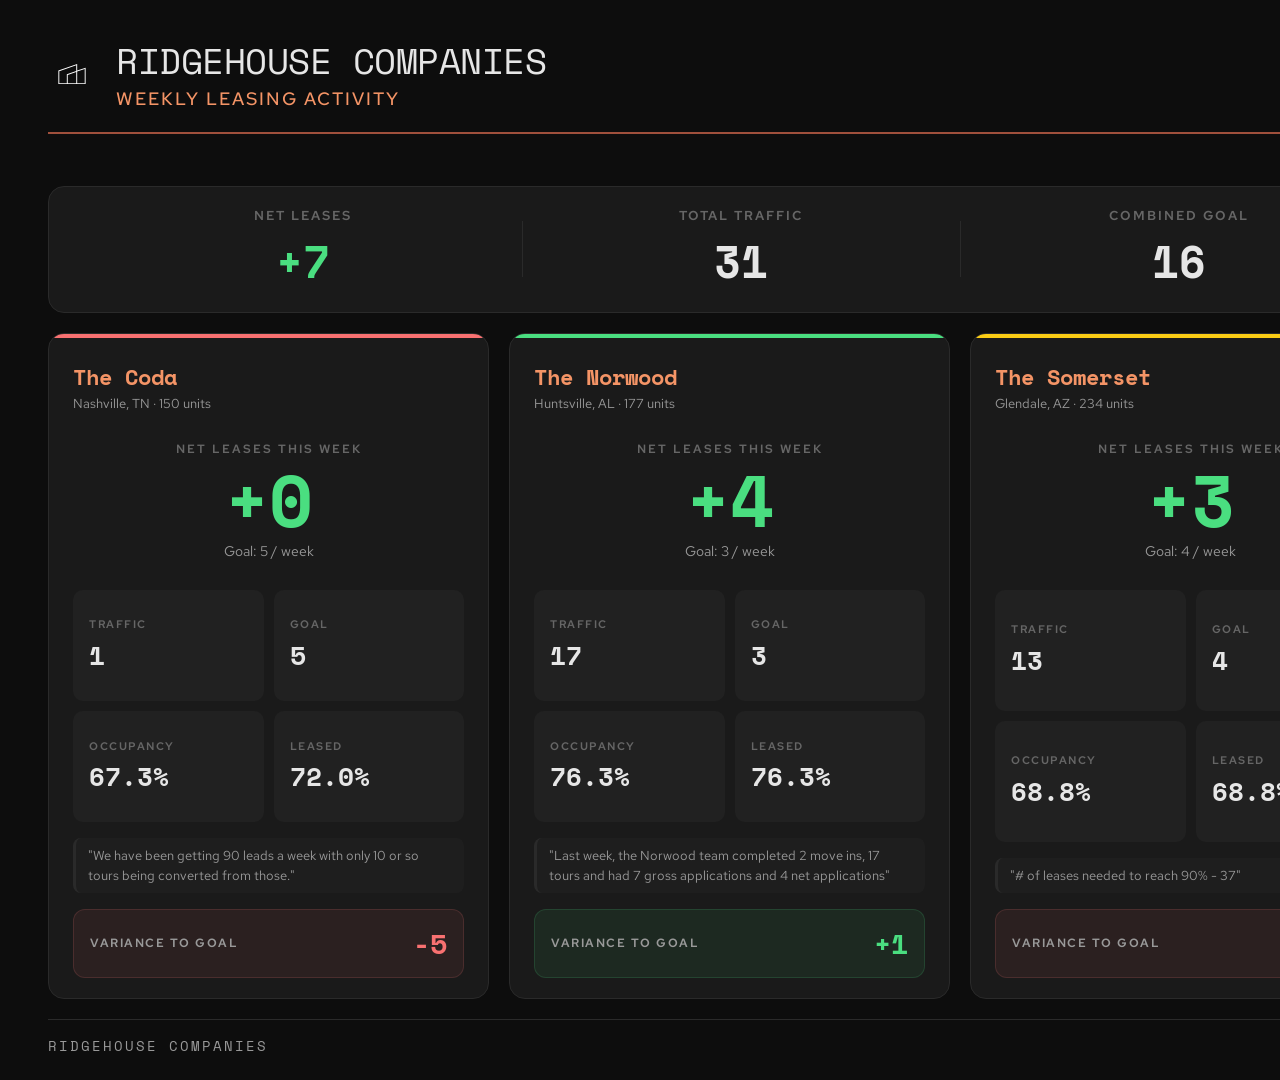
<file: weekly-activity.html>
<!DOCTYPE html>
<html lang="en">
<head>
  <meta charset="UTF-8">
  <meta name="viewport" content="width=1920, height=1080">
  <meta http-equiv="refresh" content="3600">
  <title>Weekly Activity — Ridgehouse Companies</title>
  <link rel="stylesheet" href="style.css">
  <script src="data/leasing-data.js"></script>
</head>
<body>
  <div class="dashboard" id="dashboard">

    <!-- HEADER -->
    <header class="header">
      <div class="header-left">
        <svg class="header-logo" viewBox="0 0 510 435">
          <path d="M310,181.5V110L110,180V325H400V150ZM120,315V187.09l180-63V185L200,220v95Zm90,0V227.09l90-31.5V315Zm180,0H310V192.09l80-28Z" fill="white"/>
        </svg>
        <div>
          <div class="header-title">RIDGEHOUSE COMPANIES</div>
          <div class="header-subtitle">Weekly Leasing Activity</div>
        </div>
      </div>
      <div class="header-date">
        <div class="date-label">Week Ending</div>
        <div id="report-date">—</div>
      </div>
    </header>

    <!-- WEEKLY TOTALS -->
    <section class="wa-totals">
      <div class="wa-total-item">
        <div class="wa-total-label">Net Leases</div>
        <div class="wa-total-value wa-text-green" id="total-net">—</div>
      </div>
      <div class="wa-total-divider"></div>
      <div class="wa-total-item">
        <div class="wa-total-label">Total Traffic</div>
        <div class="wa-total-value" id="total-traffic">—</div>
      </div>
      <div class="wa-total-divider"></div>
      <div class="wa-total-item">
        <div class="wa-total-label">Combined Goal</div>
        <div class="wa-total-value" id="total-goal">—</div>
      </div>
      <div class="wa-total-divider"></div>
      <div class="wa-total-item">
        <div class="wa-total-label">Net Variance</div>
        <div class="wa-total-value" id="total-variance">—</div>
      </div>
    </section>

    <!-- PROPERTY CARDS -->
    <section class="wa-cards" id="activity-cards">
      <!-- Populated by JS -->
    </section>

    <!-- FOOTER -->
    <footer class="footer">
      <span class="footer-brand">RIDGEHOUSE COMPANIES</span>
      <span id="footer-date">—</span>
    </footer>

  </div>

  <style>
    .dashboard {
      padding: 36px 48px 24px;
      gap: 20px;
    }

    /* TOTALS BAR */
    .wa-totals {
      display: flex;
      align-items: center;
      background: var(--bg-card);
      border: 1px solid var(--border);
      border-radius: 16px;
      padding: 20px 36px;
      flex-shrink: 0;
    }

    .wa-total-item {
      flex: 1;
      display: flex;
      flex-direction: column;
      align-items: center;
      gap: 6px;
    }

    .wa-total-divider {
      width: 1px;
      height: 56px;
      background: var(--border);
      flex-shrink: 0;
    }

    .wa-total-label {
      font-size: 13px;
      text-transform: uppercase;
      letter-spacing: 2px;
      color: var(--text-muted);
      font-weight: 600;
    }

    .wa-total-value {
      font-family: var(--font-headline);
      font-size: 44px;
      font-weight: 700;
      color: var(--text-primary);
    }

    .wa-text-green { color: var(--green) !important; }
    .wa-text-red { color: var(--red) !important; }
    .wa-text-yellow { color: var(--yellow) !important; }

    /* PROPERTY CARDS */
    .wa-cards {
      display: grid;
      grid-template-columns: repeat(4, 1fr);
      gap: 20px;
      flex: 1;
      min-height: 0;
    }

    .wa-card {
      background: var(--bg-card);
      border: 1px solid var(--border);
      border-radius: 16px;
      padding: 28px 24px 20px;
      display: flex;
      flex-direction: column;
      gap: 16px;
      position: relative;
      overflow: hidden;
    }

    .wa-card-status-bar {
      position: absolute;
      top: 0;
      left: 0;
      right: 0;
      height: 4px;
    }

    .wa-card-header {
      display: flex;
      justify-content: space-between;
      align-items: flex-start;
    }

    .wa-card-name {
      font-family: var(--font-headline);
      font-size: 22px;
      font-weight: 700;
      color: var(--copper-light);
    }

    .wa-card-location {
      font-size: 13px;
      color: var(--text-secondary);
      margin-top: 2px;
    }

    /* BIG NET LEASES */
    .wa-card-hero {
      text-align: center;
      padding: 12px 0;
    }

    .wa-card-hero-label {
      font-size: 12px;
      text-transform: uppercase;
      letter-spacing: 2px;
      color: var(--text-muted);
      font-weight: 600;
      margin-bottom: 6px;
    }

    .wa-card-hero-value {
      font-family: var(--font-headline);
      font-size: 72px;
      font-weight: 700;
      line-height: 1;
    }

    .wa-card-hero-sub {
      font-size: 14px;
      color: var(--text-secondary);
      margin-top: 6px;
    }

    /* METRICS GRID */
    .wa-card-metrics {
      display: grid;
      grid-template-columns: 1fr 1fr;
      grid-template-rows: 1fr 1fr;
      gap: 10px;
      flex: 1;
      min-height: 0;
    }

    .wa-card-metric {
      background: rgba(255,255,255,0.03);
      border-radius: 10px;
      padding: 14px 16px;
      display: flex;
      flex-direction: column;
      justify-content: center;
      gap: 4px;
    }

    .wa-card-metric-label {
      font-size: 11px;
      text-transform: uppercase;
      letter-spacing: 1.5px;
      color: var(--text-muted);
      font-weight: 600;
    }

    .wa-card-metric-value {
      font-family: var(--font-headline);
      font-size: 26px;
      font-weight: 700;
      color: var(--text-primary);
    }

    /* VARIANCE BANNER */
    .wa-card-variance {
      border-radius: 12px;
      padding: 14px 16px;
      display: flex;
      justify-content: space-between;
      align-items: center;
      margin-top: auto;
    }

    .wa-variance-positive {
      background: rgba(74,222,128,0.08);
      border: 1px solid rgba(74,222,128,0.15);
    }

    .wa-variance-negative {
      background: rgba(248,113,113,0.08);
      border: 1px solid rgba(248,113,113,0.15);
    }

    .wa-variance-neutral {
      background: rgba(255,255,255,0.03);
      border: 1px solid var(--border);
    }

    .wa-variance-label {
      font-size: 12px;
      text-transform: uppercase;
      letter-spacing: 1.5px;
      color: var(--text-secondary);
      font-weight: 600;
    }

    .wa-variance-value {
      font-family: var(--font-headline);
      font-size: 28px;
      font-weight: 700;
    }

    /* NARRATIVE */
    .wa-card-narrative {
      font-size: 13px;
      color: var(--text-secondary);
      line-height: 1.5;
      padding: 8px 12px;
      background: rgba(255,255,255,0.02);
      border-radius: 8px;
      border-left: 3px solid var(--border);
      max-height: 60px;
      overflow: hidden;
    }
  </style>

  <script>
    (function() {
      const d = window.LEASING_DATA;
      if (!d) return;

      const props = d.property_metrics;
      const today = new Date(d.report_date + 'T12:00:00');

      // Format date
      const dateStr = today.toLocaleDateString('en-US', { weekday: 'long', month: 'long', day: 'numeric', year: 'numeric' });
      document.getElementById('report-date').textContent = dateStr;
      document.getElementById('footer-date').textContent = 'Data as of ' + today.toLocaleDateString('en-US', { month: 'long', day: 'numeric', year: 'numeric' });

      // Calculate totals
      let totalNet = 0, totalTraffic = 0, totalGoal = 0, totalVariance = 0;
      const order = ['coda', 'norwood', 'somerset', 'avery'];

      order.forEach(key => {
        const p = props[key];
        if (!p) return;
        totalNet += p.net_leases || 0;
        totalTraffic += p.weekly_traffic || 0;
        totalGoal += p.weekly_goal || 0;
        totalVariance += p.variance || 0;
      });

      const netEl = document.getElementById('total-net');
      netEl.textContent = (totalNet >= 0 ? '+' : '') + totalNet;
      netEl.className = 'wa-total-value ' + (totalNet >= 0 ? 'wa-text-green' : 'wa-text-red');

      document.getElementById('total-traffic').textContent = totalTraffic;
      document.getElementById('total-goal').textContent = totalGoal;

      const varEl = document.getElementById('total-variance');
      varEl.textContent = (totalVariance >= 0 ? '+' : '') + totalVariance;
      varEl.className = 'wa-total-value ' + (totalVariance >= 0 ? 'wa-text-green' : 'wa-text-red');

      // Property cards
      const container = document.getElementById('activity-cards');

      order.forEach(key => {
        const p = props[key];
        if (!p) return;

        const netLeases = p.net_leases;
        const hasNet = netLeases !== null && netLeases !== undefined;
        const netDisplay = hasNet ? (netLeases >= 0 ? '+' + netLeases : '' + netLeases) : '—';
        const netColor = !hasNet ? 'var(--text-muted)' : (netLeases >= 0 ? 'var(--green)' : 'var(--red)');

        const variance = p.variance;
        const hasVariance = variance !== null && variance !== undefined;
        const varianceDisplay = hasVariance ? (variance >= 0 ? '+' + variance : '' + variance) : '—';
        const varianceColor = !hasVariance ? 'var(--text-muted)' : (variance >= 0 ? 'var(--green)' : 'var(--red)');
        const varianceClass = !hasVariance ? 'wa-variance-neutral' : (variance >= 0 ? 'wa-variance-positive' : 'wa-variance-negative');

        const goalMet = hasNet && p.weekly_goal && netLeases >= p.weekly_goal;
        const statusColor = goalMet ? 'green' : (hasNet && netLeases > 0 ? 'yellow' : 'red');

        // Get first narrative point if available
        const narrative = p.key_narrative_points && p.key_narrative_points.length > 0
          ? p.key_narrative_points[0]
          : null;

        const card = document.createElement('div');
        card.className = 'wa-card';
        card.innerHTML = `
          <div class="wa-card-status-bar" style="background: var(--${statusColor})"></div>
          <div class="wa-card-header">
            <div>
              <div class="wa-card-name">${p.display_name}</div>
              <div class="wa-card-location">${p.city} · ${p.total_units} units</div>
            </div>
          </div>

          <div class="wa-card-hero">
            <div class="wa-card-hero-label">Net Leases This Week</div>
            <div class="wa-card-hero-value" style="color: ${netColor}">${netDisplay}</div>
            <div class="wa-card-hero-sub">Goal: ${p.weekly_goal || '—'} / week</div>
          </div>

          <div class="wa-card-metrics">
            <div class="wa-card-metric">
              <div class="wa-card-metric-label">Traffic</div>
              <div class="wa-card-metric-value">${p.weekly_traffic ?? '—'}</div>
            </div>
            <div class="wa-card-metric">
              <div class="wa-card-metric-label">Goal</div>
              <div class="wa-card-metric-value">${p.weekly_goal || '—'}</div>
            </div>
            <div class="wa-card-metric">
              <div class="wa-card-metric-label">Occupancy</div>
              <div class="wa-card-metric-value">${(p.occupancy_pct * 100).toFixed(1)}%</div>
            </div>
            <div class="wa-card-metric">
              <div class="wa-card-metric-label">Leased</div>
              <div class="wa-card-metric-value">${(p.leased_pct * 100).toFixed(1)}%</div>
            </div>
          </div>

          ${narrative ? `<div class="wa-card-narrative">"${narrative}"</div>` : ''}

          <div class="wa-card-variance ${varianceClass}">
            <span class="wa-variance-label">Variance to Goal</span>
            <span class="wa-variance-value" style="color: ${varianceColor}">${varianceDisplay}</span>
          </div>
        `;
        container.appendChild(card);
      });
    })();
  </script>
</body>
</html>
</file>
<file: style.css>
/* Ridgehouse Companies — Airtame Dashboard Stylesheet */
/* Dark theme, TV-optimized, readable from 15+ feet */

@import url('https://fonts.googleapis.com/css2?family=Space+Mono&family=Red+Hat+Text:ital,wght@0,400;0,500;0,700;1,400&display=swap');

:root {
  /* Brand Colors */
  --black: #000000;
  --concrete: #E6E6E6;
  --copper-dark: #A0503C;
  --copper-light: #F49466;
  --deep-sage: #505A48;

  /* Dashboard Colors */
  --bg-primary: #0d0d0d;
  --bg-card: #1a1a1a;
  --bg-card-hover: #222222;
  --text-primary: #E6E6E6;
  --text-secondary: #999999;
  --text-muted: #666666;
  --border: #2a2a2a;

  /* Status Colors */
  --green: #4ade80;
  --green-bg: rgba(74, 222, 128, 0.1);
  --yellow: #facc15;
  --yellow-bg: rgba(250, 204, 21, 0.1);
  --red: #f87171;
  --red-bg: rgba(248, 113, 113, 0.1);
  --blue: #60a5fa;

  /* Typography */
  --font-headline: 'Space Mono', monospace;
  --font-body: 'Red Hat Text', sans-serif;
}

* {
  margin: 0;
  padding: 0;
  box-sizing: border-box;
}

html, body {
  width: 1920px;
  height: 1080px;
  overflow: hidden;
  background: var(--bg-primary);
  color: var(--text-primary);
  font-family: var(--font-body);
  font-size: 24px;
  line-height: 1.4;
  -webkit-font-smoothing: antialiased;
}

/* Page Layout */
.dashboard {
  width: 1920px;
  height: 1080px;
  padding: 40px 48px;
  display: flex;
  flex-direction: column;
}

/* Header */
.header {
  display: flex;
  justify-content: space-between;
  align-items: center;
  margin-bottom: 32px;
  padding-bottom: 20px;
  border-bottom: 2px solid var(--copper-dark);
}

.header-left {
  display: flex;
  align-items: center;
  gap: 20px;
}

.header-logo {
  width: 48px;
  height: 42px;
}

.header-title {
  font-family: var(--font-headline);
  font-size: 36px;
  letter-spacing: -0.5px;
  color: var(--text-primary);
}

.header-subtitle {
  font-family: var(--font-body);
  font-weight: 500;
  font-size: 18px;
  text-transform: uppercase;
  letter-spacing: 2px;
  color: var(--copper-light);
}

.header-date {
  font-family: var(--font-body);
  font-size: 20px;
  color: var(--text-secondary);
  text-align: right;
}

.header-date .date-label {
  font-size: 14px;
  text-transform: uppercase;
  letter-spacing: 1px;
  color: var(--text-muted);
}

/* Content area fills remaining space */
.content {
  flex: 1;
  display: flex;
  flex-direction: column;
  gap: 24px;
  min-height: 0;
}

/* Card Grid */
.card-grid {
  display: grid;
  gap: 24px;
}

.card-grid-2 { grid-template-columns: 1fr 1fr; }
.card-grid-3 { grid-template-columns: 1fr 1fr 1fr; }
.card-grid-4 { grid-template-columns: 1fr 1fr 1fr 1fr; }

/* Cards */
.card {
  background: var(--bg-card);
  border: 1px solid var(--border);
  border-radius: 12px;
  padding: 28px;
  display: flex;
  flex-direction: column;
}

.card-header {
  display: flex;
  justify-content: space-between;
  align-items: center;
  margin-bottom: 16px;
}

.card-title {
  font-family: var(--font-body);
  font-weight: 700;
  font-size: 22px;
  color: var(--text-primary);
}

.card-location {
  font-size: 16px;
  color: var(--text-secondary);
}

/* Metric Tiles */
.metric-row {
  display: grid;
  gap: 24px;
}

.metric-tile {
  background: var(--bg-card);
  border: 1px solid var(--border);
  border-radius: 12px;
  padding: 28px 32px;
  text-align: center;
}

.metric-value {
  font-family: var(--font-headline);
  font-size: 56px;
  color: var(--text-primary);
  line-height: 1.1;
}

.metric-label {
  font-family: var(--font-body);
  font-weight: 500;
  font-size: 16px;
  text-transform: uppercase;
  letter-spacing: 1.5px;
  color: var(--text-secondary);
  margin-top: 8px;
}

.metric-sublabel {
  font-size: 14px;
  color: var(--text-muted);
  margin-top: 4px;
}

/* Status Badges */
.badge {
  display: inline-block;
  padding: 4px 12px;
  border-radius: 20px;
  font-size: 14px;
  font-weight: 700;
  text-transform: uppercase;
  letter-spacing: 1px;
}

.badge-green { background: var(--green-bg); color: var(--green); }
.badge-yellow { background: var(--yellow-bg); color: var(--yellow); }
.badge-red { background: var(--red-bg); color: var(--red); }

/* Progress Bars */
.progress-bar {
  width: 100%;
  height: 12px;
  background: var(--border);
  border-radius: 6px;
  overflow: hidden;
  margin: 8px 0;
}

.progress-fill {
  height: 100%;
  border-radius: 6px;
  transition: width 0.3s ease;
}

.progress-green { background: var(--green); }
.progress-yellow { background: var(--yellow); }
.progress-red { background: var(--red); }
.progress-copper { background: var(--copper-light); }

/* Tables */
.table {
  width: 100%;
  border-collapse: collapse;
}

.table th {
  font-family: var(--font-body);
  font-weight: 500;
  font-size: 14px;
  text-transform: uppercase;
  letter-spacing: 1px;
  color: var(--text-muted);
  text-align: left;
  padding: 8px 12px;
  border-bottom: 1px solid var(--border);
}

.table td {
  font-size: 20px;
  padding: 12px;
  border-bottom: 1px solid var(--border);
  vertical-align: middle;
}

.table tr:last-child td {
  border-bottom: none;
}

/* Sentiment indicators */
.sentiment-dot {
  display: inline-block;
  width: 12px;
  height: 12px;
  border-radius: 50%;
  margin-right: 8px;
}

.sentiment-positive { background: var(--green); }
.sentiment-concerned { background: var(--red); }
.sentiment-neutral { background: var(--yellow); }

/* Footer */
.footer {
  display: flex;
  justify-content: space-between;
  align-items: center;
  padding-top: 16px;
  margin-top: auto;
  border-top: 1px solid var(--border);
  font-size: 14px;
  color: var(--text-muted);
}

.footer-brand {
  font-family: var(--font-headline);
  font-size: 14px;
  letter-spacing: 2px;
  color: var(--text-secondary);
}

/* Utility */
.text-green { color: var(--green); }
.text-yellow { color: var(--yellow); }
.text-red { color: var(--red); }
.text-copper { color: var(--copper-light); }
.text-muted { color: var(--text-muted); }
.text-right { text-align: right; }
.text-center { text-align: center; }
.font-mono { font-family: var(--font-headline); }
.mt-auto { margin-top: auto; }
.gap-sm { gap: 12px; }
.gap-md { gap: 24px; }
</file>
